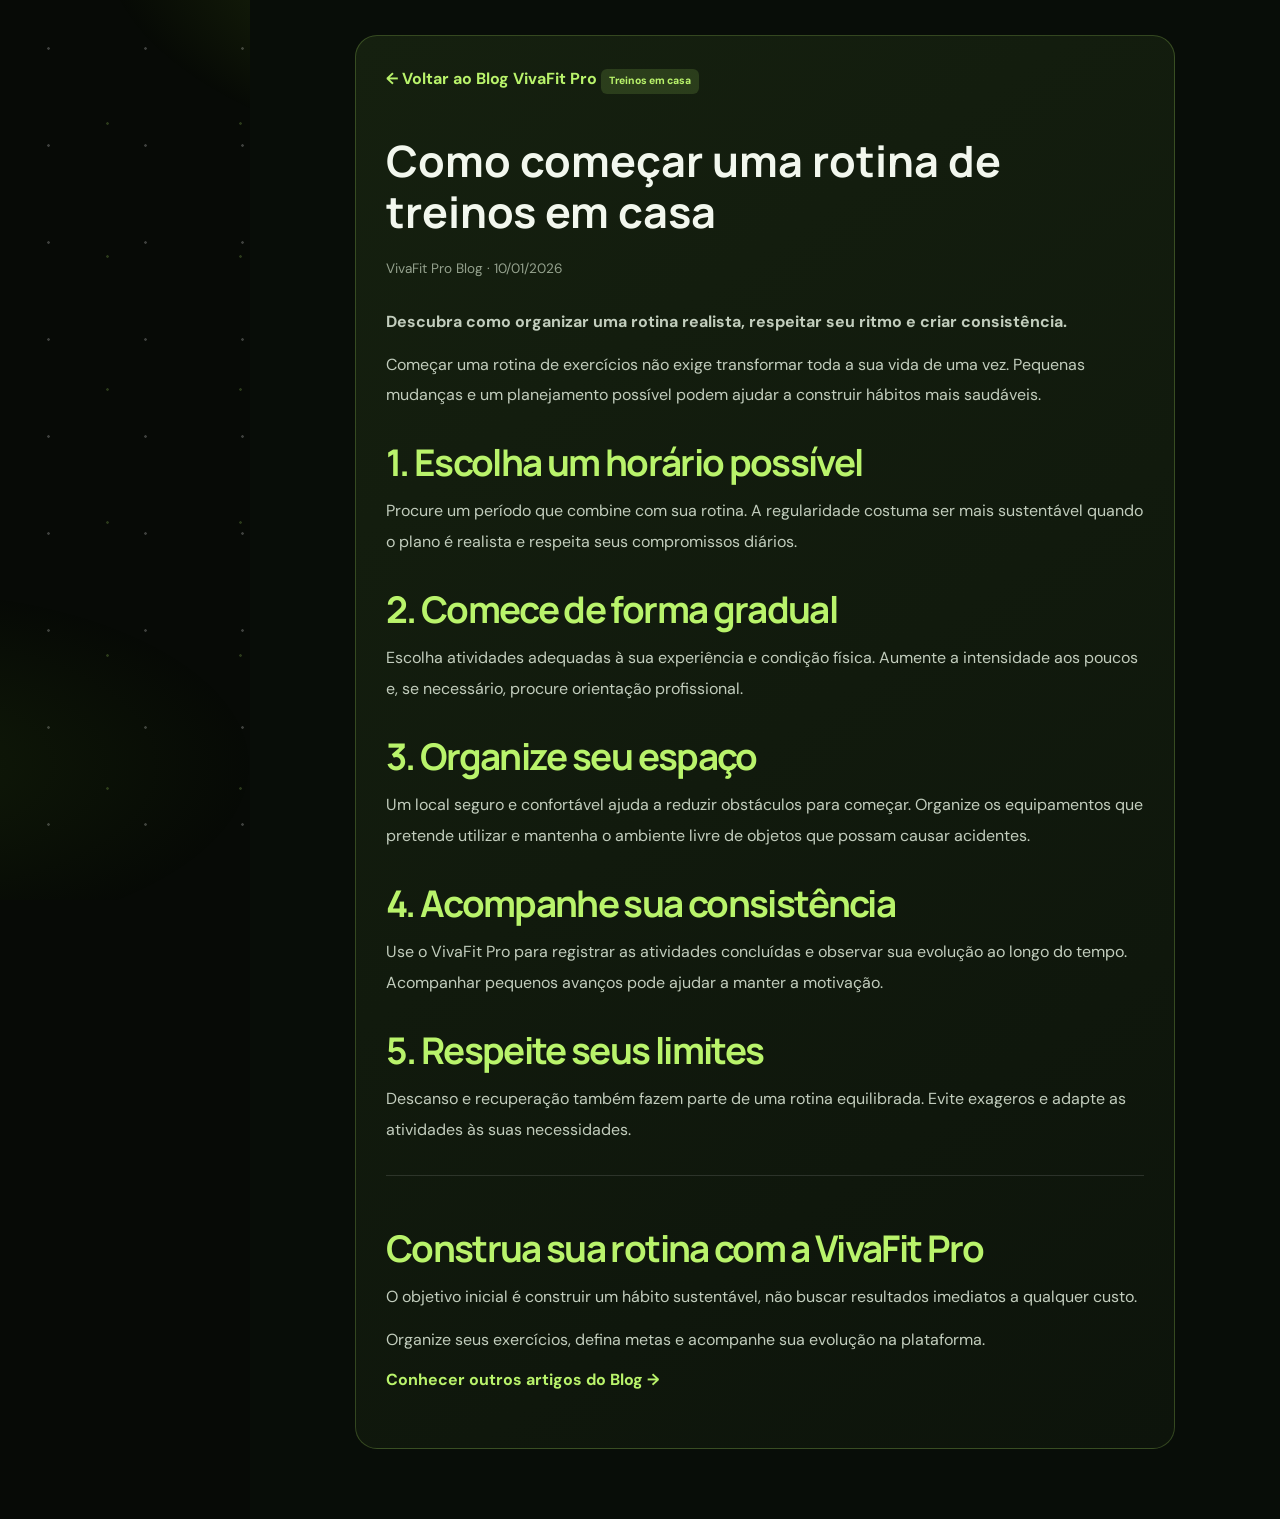
<file: blog-como-comecar-treinos-em-casa.html>
<!DOCTYPE html>
<html lang="pt-BR">
<head>
  <meta charset="UTF-8">
  <meta name="viewport" content="width=device-width, initial-scale=1.0">
  <meta name="theme-color" content="#101510">

  <title>Como começar uma rotina de treinos em casa | VivaFit Pro</title>

  <meta name="description" content="Aprenda como começar uma rotina de treinos em casa, organizar horários, respeitar seus limites e construir hábitos saudáveis com consistência.">

  <meta name="robots" content="index,follow,max-image-preview:large">

  <link rel="canonical" href="https://maiconlucas093-max.github.io/Viva-Fit-PR0/blog-como-comecar-treinos-em-casa.html">
  <link rel="stylesheet" href="style.css">

  <meta property="og:type" content="article">
  <meta property="og:locale" content="pt_BR">
  <meta property="og:site_name" content="VivaFit Pro">
  <meta property="og:title" content="Como começar uma rotina de treinos em casa">
  <meta property="og:description" content="Descubra como organizar uma rotina realista, respeitar seu ritmo e criar consistência.">
  <meta property="og:url" content="https://maiconlucas093-max.github.io/Viva-Fit-PR0/blog-como-comecar-treinos-em-casa.html">
  <meta property="og:image" content="https://maiconlucas093-max.github.io/Viva-Fit-PR0/hero-fitness.jpg">

  <script type="application/ld+json">
  {
    "@context": "https://schema.org",
    "@type": "Article",
    "headline": "Como começar uma rotina de treinos em casa",
    "description": "Descubra como organizar uma rotina realista, respeitar seu ritmo e criar consistência.",
    "datePublished": "2026-01-10",
    "inLanguage": "pt-BR",
    "author": {
      "@type": "Organization",
      "name": "VivaFit Pro"
    },
    "publisher": {
      "@type": "Organization",
      "name": "VivaFit Pro"
    },
    "mainEntityOfPage": {
      "@type": "WebPage",
      "@id": "https://maiconlucas093-max.github.io/Viva-Fit-PR0/blog-como-comecar-treinos-em-casa.html"
    }
  }
  </script>

  <style>
    .seo-article-page {
      min-height: 100vh;
      padding: 35px 16px 70px;
      background: #080d08;
      color: #edf5e9;
    }

    .seo-article {
      max-width: 820px;
      margin: 0 auto;
      padding: 30px;
      background: linear-gradient(145deg, #15200f, #0d140b);
      border: 1px solid rgba(185,243,107,.22);
      border-radius: 22px;
    }

    .seo-article h1 {
      font-size: clamp(1.8rem, 5vw, 2.7rem);
      line-height: 1.2;
      margin: 18px 0;
    }

    .seo-article h2 {
      color: #b9f36b;
      margin: 30px 0 10px;
    }

    .seo-article p {
      color: #c2cdbd;
      line-height: 1.9;
      margin: 12px 0;
    }

    .seo-article .category-tag {
      color: #b9f36b;
    }

    .seo-article .article-date {
      color: #94a18d;
      font-size: .85rem;
      margin-bottom: 25px;
    }

    .seo-back {
      display: inline-block;
      margin-bottom: 25px;
      color: #b9f36b;
      font-weight: 700;
      text-decoration: none;
    }

    .seo-back:hover {
      text-decoration: underline;
    }

    .seo-article .article-end {
      margin-top: 30px;
      padding-top: 20px;
      border-top: 1px solid rgba(255,255,255,.12);
    }

    @media (max-width: 600px) {
      .seo-article {
        padding: 22px 18px;
      }
    }
  </style>
</head>

<body>
  <main class="seo-article-page">
    <article class="seo-article">

      <a class="seo-back" href="index.html#blog">
        ← Voltar ao Blog VivaFit Pro
      </a>

      <span class="category-tag">Treinos em casa</span>

      <h1>Como começar uma rotina de treinos em casa</h1>

      <p class="article-date">
        VivaFit Pro Blog · 10/01/2026
      </p>

      <p>
        <strong>
          Descubra como organizar uma rotina realista, respeitar seu ritmo
          e criar consistência.
        </strong>
      </p>

      <p>
        Começar uma rotina de exercícios não exige transformar toda a sua
        vida de uma vez. Pequenas mudanças e um planejamento possível
        podem ajudar a construir hábitos mais saudáveis.
      </p>

      <h2>1. Escolha um horário possível</h2>

      <p>
        Procure um período que combine com sua rotina. A regularidade
        costuma ser mais sustentável quando o plano é realista e
        respeita seus compromissos diários.
      </p>

      <h2>2. Comece de forma gradual</h2>

      <p>
        Escolha atividades adequadas à sua experiência e condição física.
        Aumente a intensidade aos poucos e, se necessário, procure
        orientação profissional.
      </p>

      <h2>3. Organize seu espaço</h2>

      <p>
        Um local seguro e confortável ajuda a reduzir obstáculos para
        começar. Organize os equipamentos que pretende utilizar e
        mantenha o ambiente livre de objetos que possam causar acidentes.
      </p>

      <h2>4. Acompanhe sua consistência</h2>

      <p>
        Use o VivaFit Pro para registrar as atividades concluídas e
        observar sua evolução ao longo do tempo. Acompanhar pequenos
        avanços pode ajudar a manter a motivação.
      </p>

      <h2>5. Respeite seus limites</h2>

      <p>
        Descanso e recuperação também fazem parte de uma rotina
        equilibrada. Evite exageros e adapte as atividades às suas
        necessidades.
      </p>

      <div class="article-end">
        <h2>Construa sua rotina com a VivaFit Pro</h2>

        <p>
          O objetivo inicial é construir um hábito sustentável,
          não buscar resultados imediatos a qualquer custo.
        </p>

        <p>
          Organize seus exercícios, defina metas e acompanhe sua
          evolução na plataforma.
        </p>

        <a class="seo-back" href="index.html#blog">
          Conhecer outros artigos do Blog →
        </a>
      </div>

    </article>
  </main>
</body>
  </html>
</file>
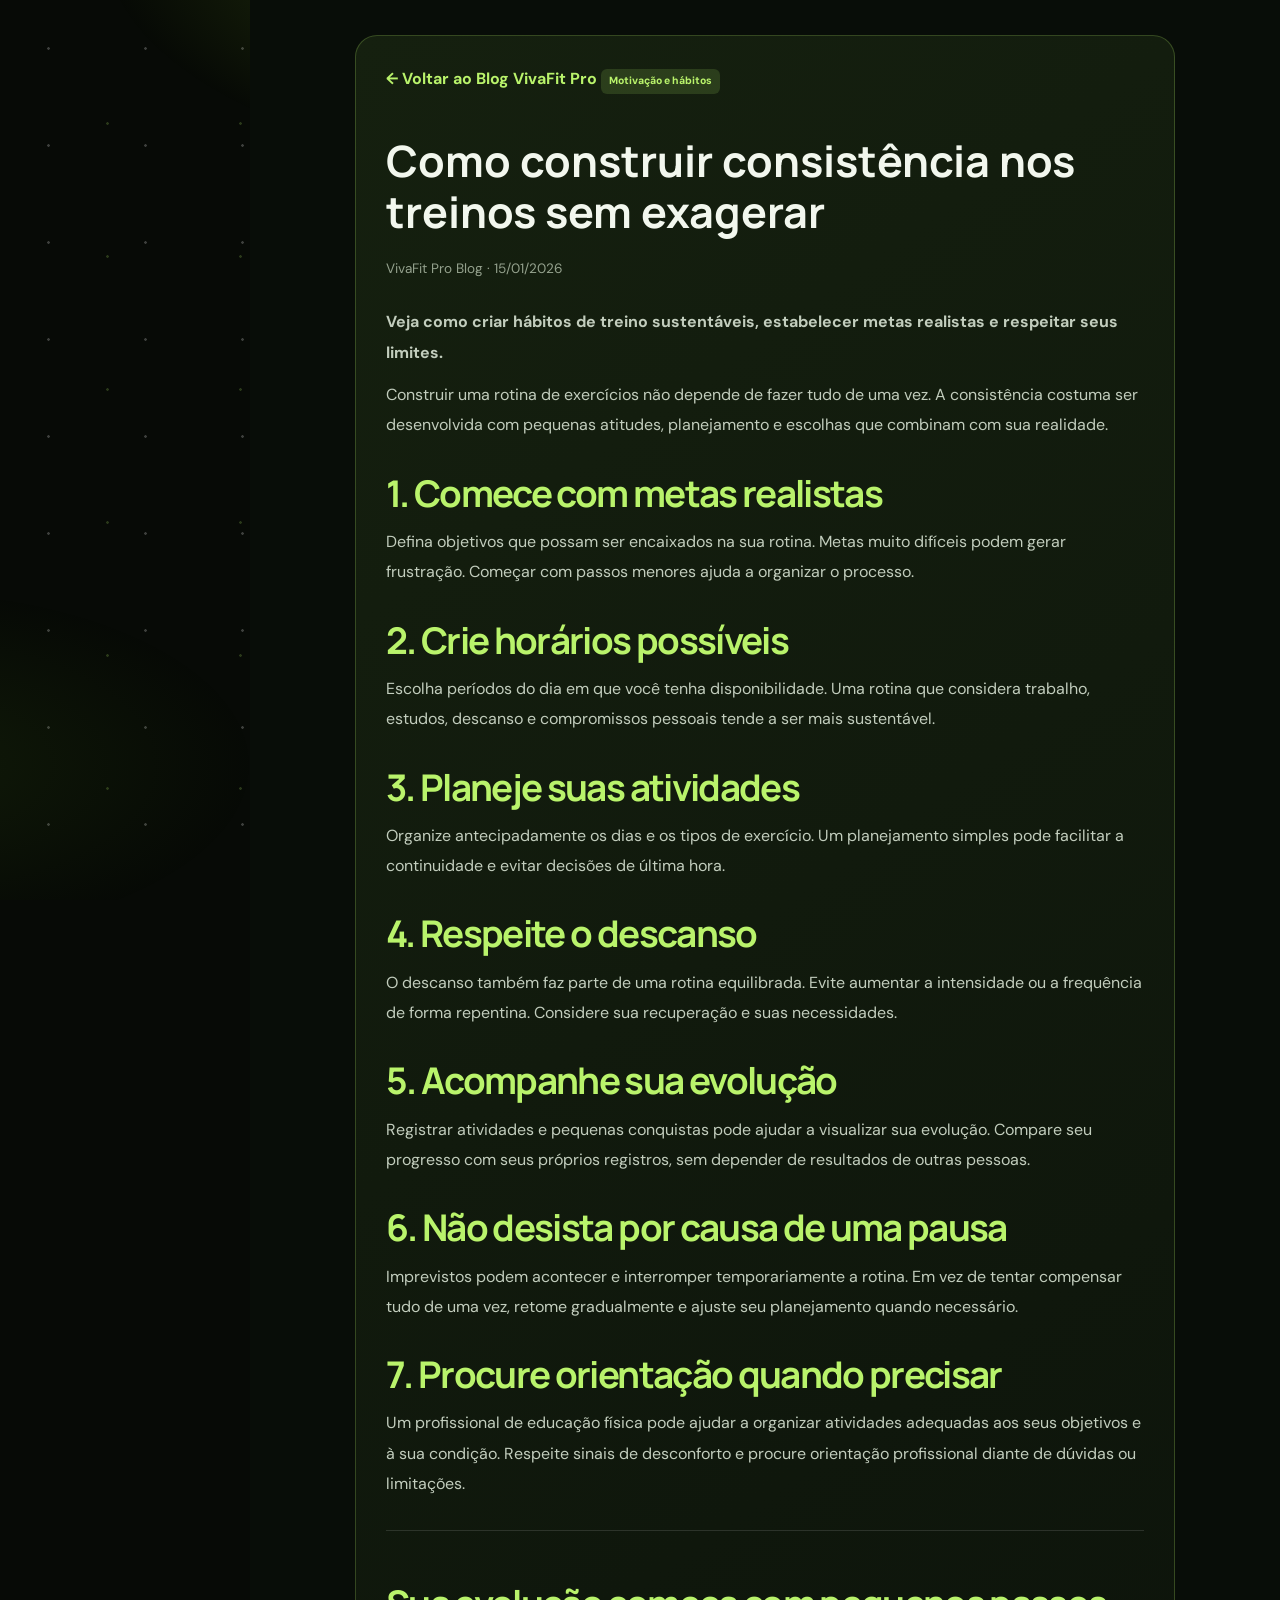
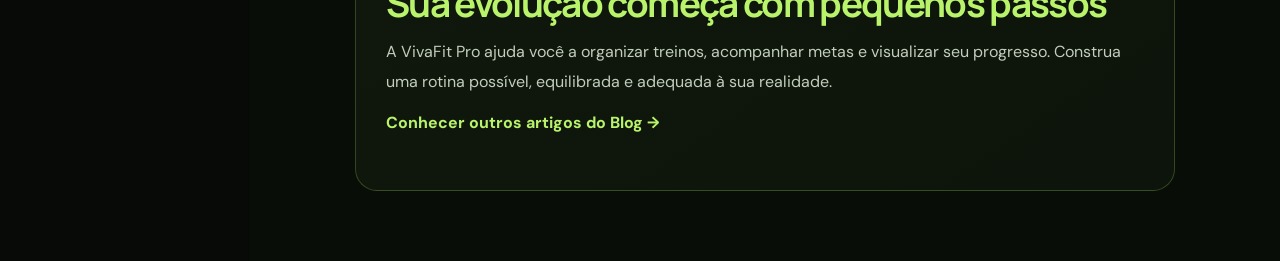
<file: blog-como-construir-consistencia.html>
<!DOCTYPE html>
<html lang="pt-BR">
<head>
  <meta charset="UTF-8">
  <meta name="viewport" content="width=device-width, initial-scale=1.0">
  <meta name="theme-color" content="#101510">

  <title>Como construir consistência nos treinos sem exagerar | VivaFit Pro</title>

  <meta name="description" content="Aprenda a criar uma rotina de exercícios consistente, estabelecer metas realistas, respeitar seus limites e manter hábitos saudáveis ao longo do tempo.">

  <meta name="robots" content="index,follow,max-image-preview:large">

  <link rel="canonical" href="https://maiconlucas093-max.github.io/Viva-Fit-PR0/blog-como-construir-consistencia.html">
  <link rel="stylesheet" href="style.css">

  <meta property="og:type" content="article">
  <meta property="og:locale" content="pt_BR">
  <meta property="og:site_name" content="VivaFit Pro">
  <meta property="og:title" content="Como construir consistência nos treinos sem exagerar">
  <meta property="og:description" content="Veja como criar hábitos de treino sustentáveis, estabelecer metas realistas e respeitar seus limites.">
  <meta property="og:url" content="https://maiconlucas093-max.github.io/Viva-Fit-PR0/blog-como-construir-consistencia.html">
  <meta property="og:image" content="https://maiconlucas093-max.github.io/Viva-Fit-PR0/hero-fitness.jpg">

  <script type="application/ld+json">
  {
    "@context": "https://schema.org",
    "@type": "Article",
    "headline": "Como construir consistência nos treinos sem exagerar",
    "description": "Veja como criar hábitos de treino sustentáveis, estabelecer metas realistas e respeitar seus limites.",
    "datePublished": "2026-01-15",
    "inLanguage": "pt-BR",
    "author": {
      "@type": "Organization",
      "name": "VivaFit Pro"
    },
    "publisher": {
      "@type": "Organization",
      "name": "VivaFit Pro"
    },
    "mainEntityOfPage": {
      "@type": "WebPage",
      "@id": "https://maiconlucas093-max.github.io/Viva-Fit-PR0/blog-como-construir-consistencia.html"
    }
  }
  </script>

  <style>
    .seo-article-page {
      min-height: 100vh;
      padding: 35px 16px 70px;
      background: #080d08;
      color: #edf5e9;
    }

    .seo-article {
      max-width: 820px;
      margin: 0 auto;
      padding: 30px;
      background: linear-gradient(145deg, #15200f, #0d140b);
      border: 1px solid rgba(185,243,107,.22);
      border-radius: 22px;
    }

    .seo-article h1 {
      font-size: clamp(1.8rem, 5vw, 2.7rem);
      line-height: 1.2;
      margin: 18px 0;
    }

    .seo-article h2 {
      color: #b9f36b;
      margin: 30px 0 10px;
    }

    .seo-article p {
      color: #c2cdbd;
      line-height: 1.9;
      margin: 12px 0;
    }

    .seo-article .category-tag {
      color: #b9f36b;
    }

    .seo-article .article-date {
      color: #94a18d;
      font-size: .85rem;
      margin-bottom: 25px;
    }

    .seo-back {
      display: inline-block;
      margin-bottom: 25px;
      color: #b9f36b;
      font-weight: 700;
      text-decoration: none;
    }

    .seo-back:hover {
      text-decoration: underline;
    }

    .seo-article .article-end {
      margin-top: 30px;
      padding-top: 20px;
      border-top: 1px solid rgba(255,255,255,.12);
    }

    @media (max-width: 600px) {
      .seo-article {
        padding: 22px 18px;
      }
    }
  </style>
</head>

<body>
  <main class="seo-article-page">
    <article class="seo-article">

      <a class="seo-back" href="index.html#blog">
        ← Voltar ao Blog VivaFit Pro
      </a>

      <span class="category-tag">Motivação e hábitos</span>

      <h1>Como construir consistência nos treinos sem exagerar</h1>

      <p class="article-date">
        VivaFit Pro Blog · 15/01/2026
      </p>

      <p>
        <strong>
          Veja como criar hábitos de treino sustentáveis,
          estabelecer metas realistas e respeitar seus limites.
        </strong>
      </p>

      <p>
        Construir uma rotina de exercícios não depende de fazer
        tudo de uma vez. A consistência costuma ser desenvolvida
        com pequenas atitudes, planejamento e escolhas que
        combinam com sua realidade.
      </p>

      <h2>1. Comece com metas realistas</h2>

      <p>
        Defina objetivos que possam ser encaixados na sua rotina.
        Metas muito difíceis podem gerar frustração. Começar
        com passos menores ajuda a organizar o processo.
      </p>

      <h2>2. Crie horários possíveis</h2>

      <p>
        Escolha períodos do dia em que você tenha disponibilidade.
        Uma rotina que considera trabalho, estudos, descanso
        e compromissos pessoais tende a ser mais sustentável.
      </p>

      <h2>3. Planeje suas atividades</h2>

      <p>
        Organize antecipadamente os dias e os tipos de exercício.
        Um planejamento simples pode facilitar a continuidade
        e evitar decisões de última hora.
      </p>

      <h2>4. Respeite o descanso</h2>

      <p>
        O descanso também faz parte de uma rotina equilibrada.
        Evite aumentar a intensidade ou a frequência de forma
        repentina. Considere sua recuperação e suas necessidades.
      </p>

      <h2>5. Acompanhe sua evolução</h2>

      <p>
        Registrar atividades e pequenas conquistas pode ajudar
        a visualizar sua evolução. Compare seu progresso com
        seus próprios registros, sem depender de resultados
        de outras pessoas.
      </p>

      <h2>6. Não desista por causa de uma pausa</h2>

      <p>
        Imprevistos podem acontecer e interromper temporariamente
        a rotina. Em vez de tentar compensar tudo de uma vez,
        retome gradualmente e ajuste seu planejamento quando
        necessário.
      </p>

      <h2>7. Procure orientação quando precisar</h2>

      <p>
        Um profissional de educação física pode ajudar a organizar
        atividades adequadas aos seus objetivos e à sua condição.
        Respeite sinais de desconforto e procure orientação
        profissional diante de dúvidas ou limitações.
      </p>

      <div class="article-end">
        <h2>Sua evolução começa com pequenos passos</h2>

        <p>
          A VivaFit Pro ajuda você a organizar treinos, acompanhar
          metas e visualizar seu progresso. Construa uma rotina
          possível, equilibrada e adequada à sua realidade.
        </p>

        <a class="seo-back" href="index.html#blog">
          Conhecer outros artigos do Blog →
        </a>
      </div>

    </article>
  </main>
</body>
  </html>
</file>
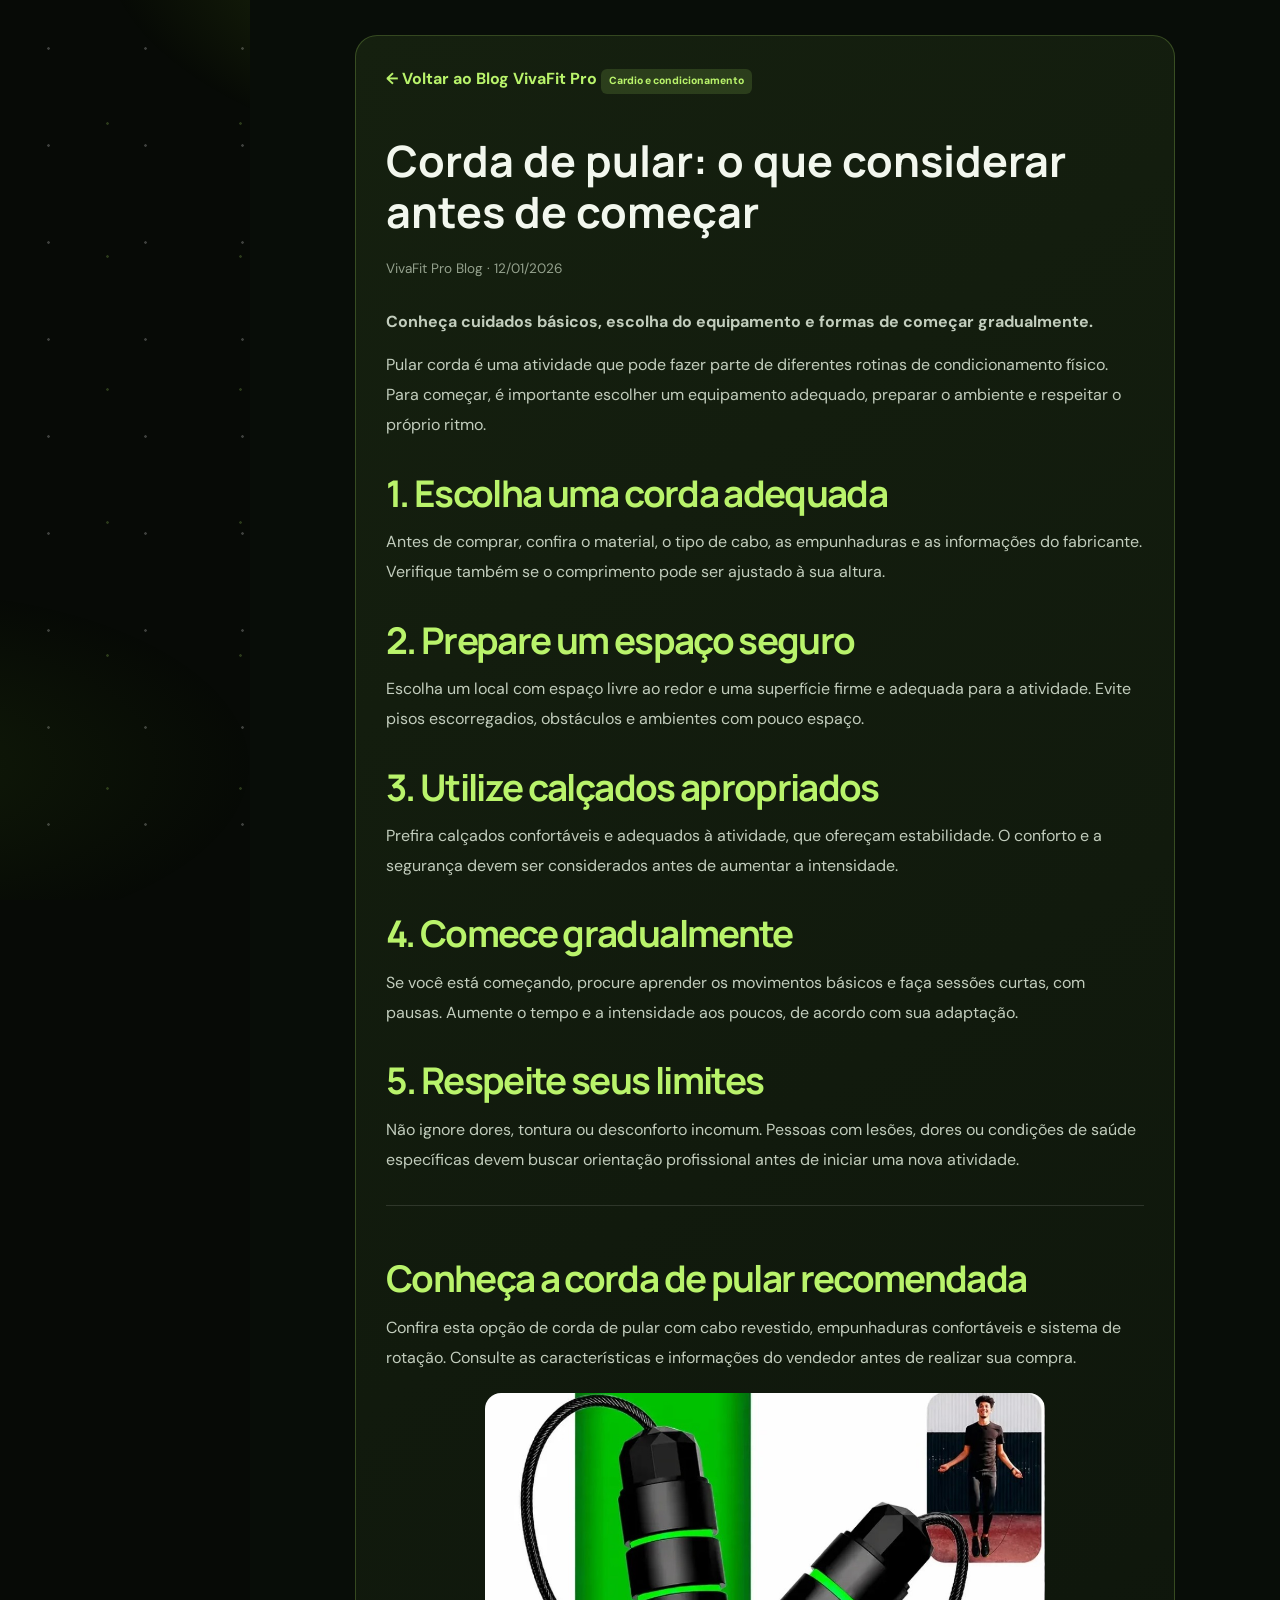
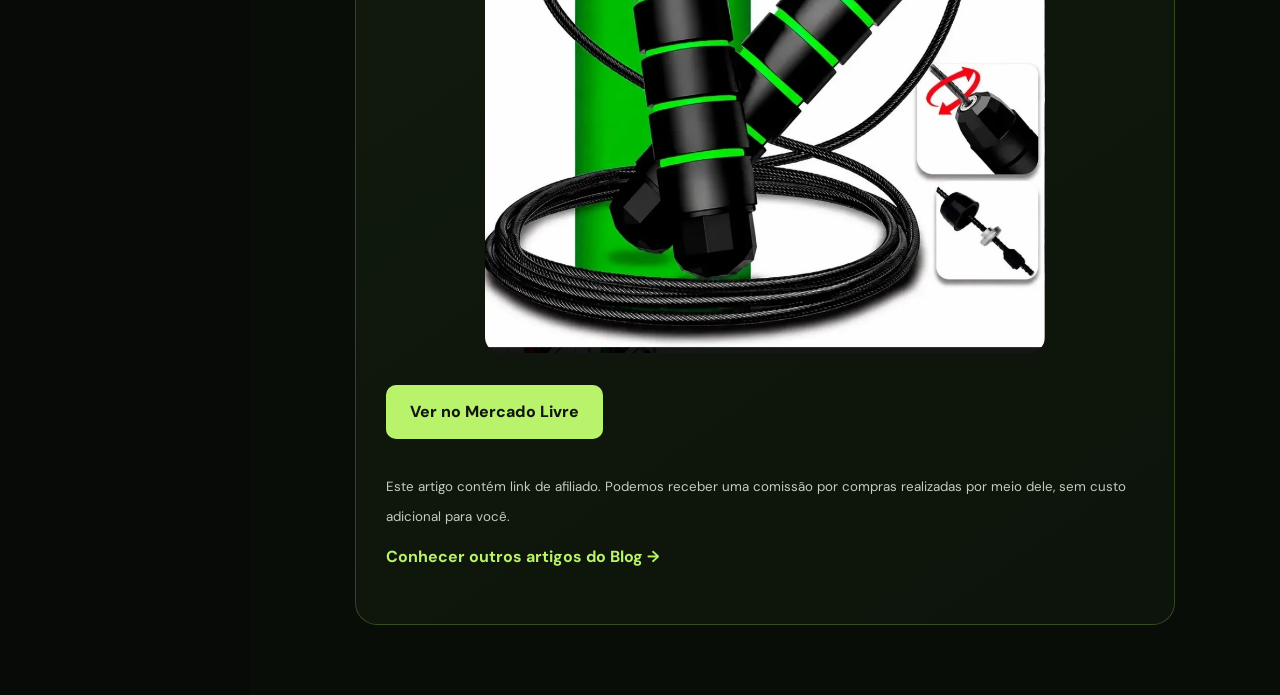
<file: blog-corda-de-pular.html>
<!DOCTYPE html>
<html lang="pt-BR">
<head>
  <meta charset="UTF-8">
  <meta name="viewport" content="width=device-width, initial-scale=1.0">
  <meta name="theme-color" content="#101510">

  <title>Corda de pular: o que considerar antes de começar | VivaFit Pro</title>

  <meta name="description" content="Descubra como escolher uma corda de pular, preparar o espaço e começar a atividade gradualmente, respeitando seus limites e sua segurança.">

  <meta name="robots" content="index,follow,max-image-preview:large">

  <link rel="canonical" href="https://maiconlucas093-max.github.io/Viva-Fit-PR0/blog-corda-de-pular.html">
  <link rel="stylesheet" href="style.css">

  <meta property="og:type" content="article">
  <meta property="og:locale" content="pt_BR">
  <meta property="og:site_name" content="VivaFit Pro">
  <meta property="og:title" content="Corda de pular: o que considerar antes de começar">
  <meta property="og:description" content="Conheça cuidados básicos, escolha do equipamento e formas de começar gradualmente.">
  <meta property="og:url" content="https://maiconlucas093-max.github.io/Viva-Fit-PR0/blog-corda-de-pular.html">
  <meta property="og:image" content="https://maiconlucas093-max.github.io/Viva-Fit-PR0/hero-fitness.jpg">

  <script type="application/ld+json">
  {
    "@context": "https://schema.org",
    "@type": "Article",
    "headline": "Corda de pular: o que considerar antes de começar",
    "description": "Conheça cuidados básicos, escolha do equipamento e formas de começar gradualmente.",
    "datePublished": "2026-01-12",
    "inLanguage": "pt-BR",
    "author": {
      "@type": "Organization",
      "name": "VivaFit Pro"
    },
    "publisher": {
      "@type": "Organization",
      "name": "VivaFit Pro"
    },
    "mainEntityOfPage": {
      "@type": "WebPage",
      "@id": "https://maiconlucas093-max.github.io/Viva-Fit-PR0/blog-corda-de-pular.html"
    }
  }
  </script>

  <style>
    .seo-article-page {
      min-height: 100vh;
      padding: 35px 16px 70px;
      background: #080d08;
      color: #edf5e9;
    }

    .seo-article {
      max-width: 820px;
      margin: 0 auto;
      padding: 30px;
      background: linear-gradient(145deg, #15200f, #0d140b);
      border: 1px solid rgba(185,243,107,.22);
      border-radius: 22px;
    }

    .seo-article h1 {
      font-size: clamp(1.8rem, 5vw, 2.7rem);
      line-height: 1.2;
      margin: 18px 0;
    }

    .seo-article h2 {
      color: #b9f36b;
      margin: 30px 0 10px;
    }

    .seo-article p {
      color: #c2cdbd;
      line-height: 1.9;
      margin: 12px 0;
    }

    .seo-article .category-tag {
      color: #b9f36b;
    }

    .seo-article .article-date {
      color: #94a18d;
      font-size: .85rem;
      margin-bottom: 25px;
    }

    .seo-back {
      display: inline-block;
      margin-bottom: 25px;
      color: #b9f36b;
      font-weight: 700;
      text-decoration: none;
    }

    .seo-back:hover {
      text-decoration: underline;
    }

    .seo-article .article-end {
      margin-top: 30px;
      padding-top: 20px;
      border-top: 1px solid rgba(255,255,255,.12);
    }

    @media (max-width: 600px) {
      .seo-article {
        padding: 22px 18px;
      }
    }
        .rope-product-image {
      display: block;
      width: 100%;
      max-width: 560px;
      height: auto;
      object-fit: contain;
      margin: 20px auto;
      border-radius: 16px;
    }
    
    .rope-product-button {
      display: inline-block;
      padding: 14px 24px;
      background: #b9f36b;
      color: #101510;
      font-weight: 800;
      text-decoration: none;
      border-radius: 10px;
      margin: 12px 0 20px;
    }
    
    .rope-product-button:hover {
      filter: brightness(1.08);
    }
  </style>
</head>

<body>
  <main class="seo-article-page">
    <article class="seo-article">

      <a class="seo-back" href="index.html#blog">
        ← Voltar ao Blog VivaFit Pro
      </a>

      <span class="category-tag">Cardio e condicionamento</span>

      <h1>Corda de pular: o que considerar antes de começar</h1>

      <p class="article-date">
        VivaFit Pro Blog · 12/01/2026
      </p>

      <p>
        <strong>
          Conheça cuidados básicos, escolha do equipamento e formas
          de começar gradualmente.
        </strong>
      </p>

      <p>
        Pular corda é uma atividade que pode fazer parte de diferentes
        rotinas de condicionamento físico. Para começar, é importante
        escolher um equipamento adequado, preparar o ambiente e
        respeitar o próprio ritmo.
      </p>

      <h2>1. Escolha uma corda adequada</h2>

      <p>
        Antes de comprar, confira o material, o tipo de cabo,
        as empunhaduras e as informações do fabricante. Verifique
        também se o comprimento pode ser ajustado à sua altura.
      </p>

      <h2>2. Prepare um espaço seguro</h2>

      <p>
        Escolha um local com espaço livre ao redor e uma superfície
        firme e adequada para a atividade. Evite pisos escorregadios,
        obstáculos e ambientes com pouco espaço.
      </p>

      <h2>3. Utilize calçados apropriados</h2>

      <p>
        Prefira calçados confortáveis e adequados à atividade,
        que ofereçam estabilidade. O conforto e a segurança devem
        ser considerados antes de aumentar a intensidade.
      </p>

      <h2>4. Comece gradualmente</h2>

      <p>
        Se você está começando, procure aprender os movimentos
        básicos e faça sessões curtas, com pausas. Aumente o tempo
        e a intensidade aos poucos, de acordo com sua adaptação.
      </p>

      <h2>5. Respeite seus limites</h2>

      <p>
        Não ignore dores, tontura ou desconforto incomum.
        Pessoas com lesões, dores ou condições de saúde específicas
        devem buscar orientação profissional antes de iniciar
        uma nova atividade.
      </p>

            <div class="article-end">
        <h2>Conheça a corda de pular recomendada</h2>

        <p>
          Confira esta opção de corda de pular com cabo revestido,
          empunhaduras confortáveis e sistema de rotação.
          Consulte as características e informações do vendedor
          antes de realizar sua compra.
        </p>

        <img
          class="rope-product-image"
          src="corda-pular-afiliada.jpg"
          alt="Corda de pular preta com detalhes verdes e cabo revestido"
          loading="lazy"
        >

        <a
          class="rope-product-button"
          href="https://meli.la/1JjB5Nx"
          target="_blank"
          rel="noopener noreferrer sponsored nofollow"
        >
          Ver no Mercado Livre
        </a>

        <p>
          <small>
            Este artigo contém link de afiliado. Podemos receber
            uma comissão por compras realizadas por meio dele,
            sem custo adicional para você.
          </small>
        </p>

        <a class="seo-back" href="index.html#blog">
          Conhecer outros artigos do Blog →
        </a>
      </div>

    </article>
  </main>
</body>
  </html>
</file>
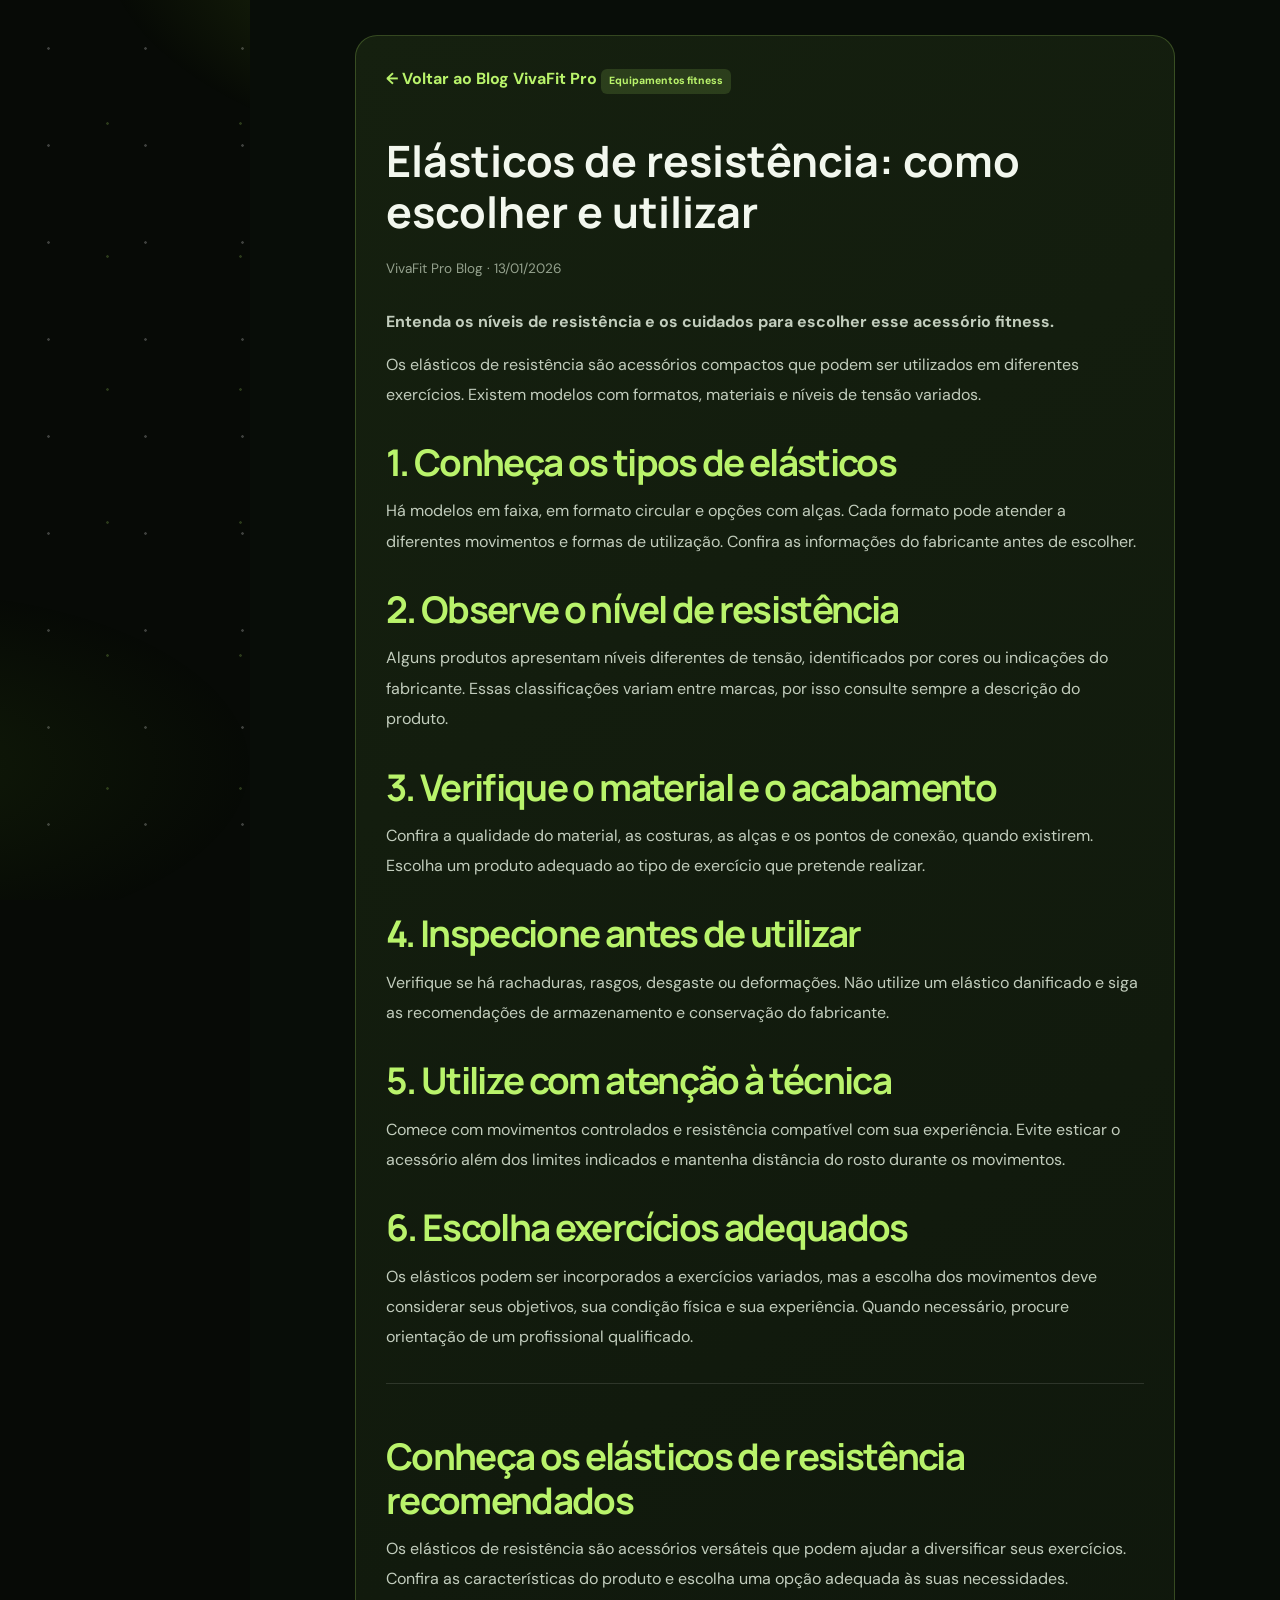
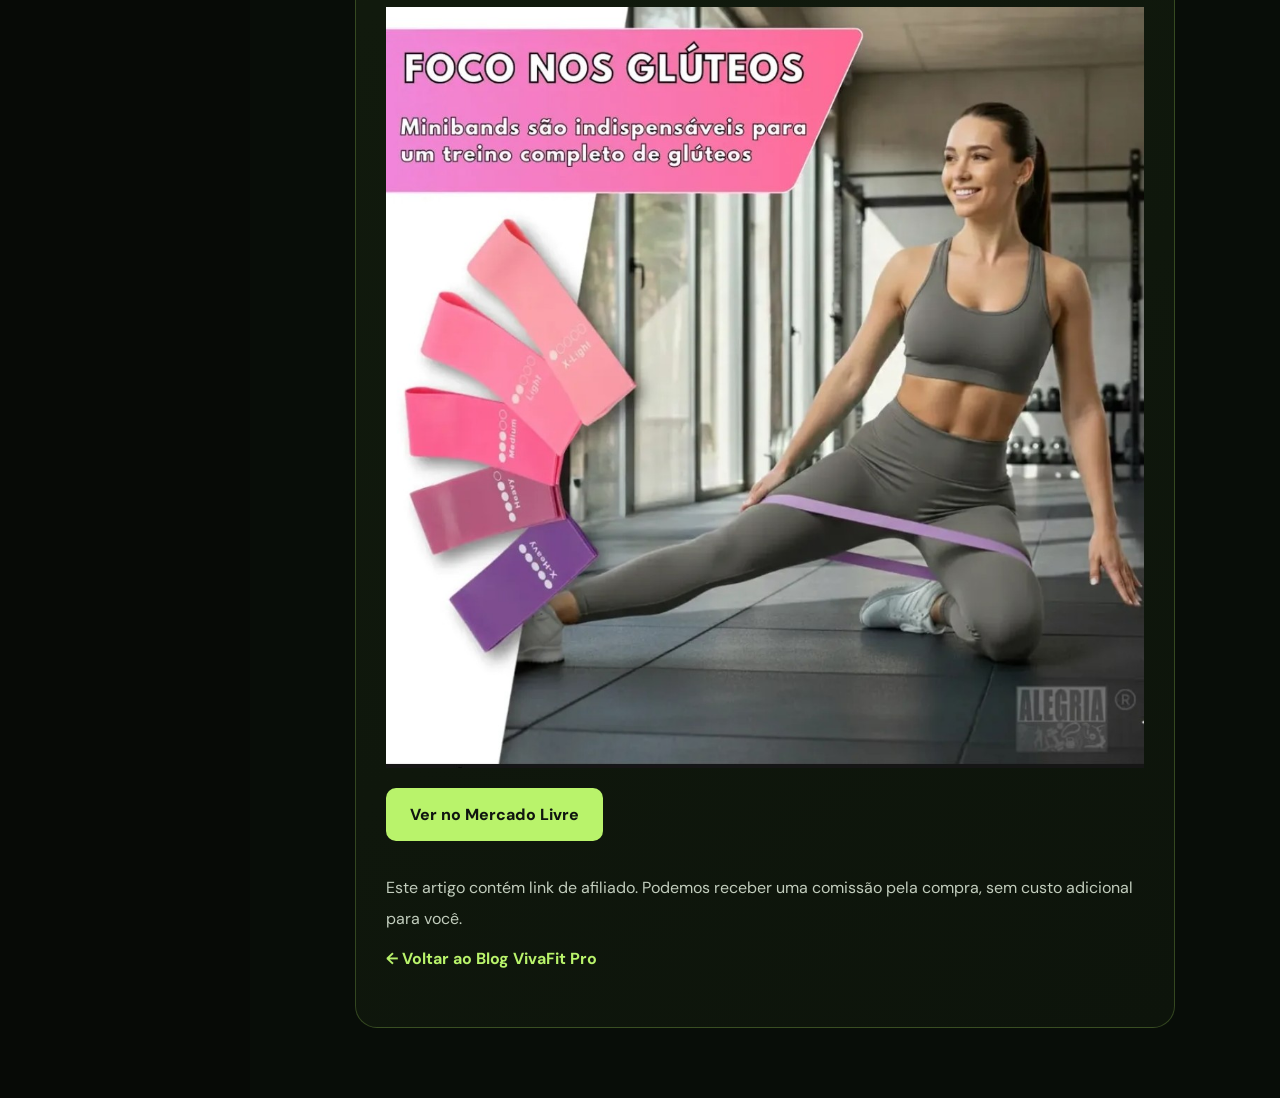
<file: blog-elasticos-de-resistencia.html>
<!DOCTYPE html>
<html lang="pt-BR">
<head>
  <meta charset="UTF-8">
  <meta name="viewport" content="width=device-width, initial-scale=1.0">
  <meta name="theme-color" content="#101510">

  <title>Elásticos de resistência: como escolher e utilizar | VivaFit Pro</title>

  <meta name="description" content="Conheça os elásticos de resistência, entenda os níveis de tensão e veja o que observar antes de escolher e utilizar esse acessório fitness.">

  <meta name="robots" content="index,follow,max-image-preview:large">

  <link rel="canonical" href="https://maiconlucas093-max.github.io/Viva-Fit-PR0/blog-elasticos-de-resistencia.html">
  <link rel="stylesheet" href="style.css">

  <meta property="og:type" content="article">
  <meta property="og:locale" content="pt_BR">
  <meta property="og:site_name" content="VivaFit Pro">
  <meta property="og:title" content="Elásticos de resistência: como escolher e utilizar">
  <meta property="og:description" content="Entenda os níveis de resistência e os cuidados para escolher esse acessório fitness.">
  <meta property="og:url" content="https://maiconlucas093-max.github.io/Viva-Fit-PR0/blog-elasticos-de-resistencia.html">
  <meta property="og:image" content="https://maiconlucas093-max.github.io/Viva-Fit-PR0/hero-fitness.jpg">

  <script type="application/ld+json">
  {
    "@context": "https://schema.org",
    "@type": "Article",
    "headline": "Elásticos de resistência: como escolher e utilizar",
    "description": "Entenda os níveis de resistência e os cuidados para escolher esse acessório fitness.",
    "datePublished": "2026-01-13",
    "inLanguage": "pt-BR",
    "author": {
      "@type": "Organization",
      "name": "VivaFit Pro"
    },
    "publisher": {
      "@type": "Organization",
      "name": "VivaFit Pro"
    },
    "mainEntityOfPage": {
      "@type": "WebPage",
      "@id": "https://maiconlucas093-max.github.io/Viva-Fit-PR0/blog-elasticos-de-resistencia.html"
    }
  }
  </script>

  <style>
    .seo-article-page {
      min-height: 100vh;
      padding: 35px 16px 70px;
      background: #080d08;
      color: #edf5e9;
    }

    .seo-article {
      max-width: 820px;
      margin: 0 auto;
      padding: 30px;
      background: linear-gradient(145deg, #15200f, #0d140b);
      border: 1px solid rgba(185,243,107,.22);
      border-radius: 22px;
    }

    .seo-article h1 {
      font-size: clamp(1.8rem, 5vw, 2.7rem);
      line-height: 1.2;
      margin: 18px 0;
    }

    .seo-article h2 {
      color: #b9f36b;
      margin: 30px 0 10px;
    }

    .seo-article p {
      color: #c2cdbd;
      line-height: 1.9;
      margin: 12px 0;
    }

    .seo-article .category-tag {
      color: #b9f36b;
    }

    .seo-article .article-date {
      color: #94a18d;
      font-size: .85rem;
      margin-bottom: 25px;
    }

    .seo-back {
      display: inline-block;
      margin-bottom: 25px;
      color: #b9f36b;
      font-weight: 700;
      text-decoration: none;
    }

    .seo-back:hover {
      text-decoration: underline;
    }

    .seo-article .article-end {
      margin-top: 30px;
      padding-top: 20px;
      border-top: 1px solid rgba(255,255,255,.12);
    }

    @media (max-width: 600px) {
      .seo-article {
        padding: 22px 18px;
      }
    }
        .rope-product-button {
      display: inline-block;
      padding: 14px 24px;
      background: #b9f36b;
      color: #101510;
      font-weight: 800;
      text-decoration: none;
      border-radius: 10px;
      margin: 12px 0 20px;
    }
    
    .rope-product-button:hover {
      filter: brightness(1.08);
    }
  </style>
</head>

<body>
  <main class="seo-article-page">
    <article class="seo-article">

      <a class="seo-back" href="index.html#blog">
        ← Voltar ao Blog VivaFit Pro
      </a>

      <span class="category-tag">Equipamentos fitness</span>

      <h1>Elásticos de resistência: como escolher e utilizar</h1>

      <p class="article-date">
        VivaFit Pro Blog · 13/01/2026
      </p>

      <p>
        <strong>
          Entenda os níveis de resistência e os cuidados para escolher
          esse acessório fitness.
        </strong>
      </p>

      <p>
        Os elásticos de resistência são acessórios compactos que podem
        ser utilizados em diferentes exercícios. Existem modelos com
        formatos, materiais e níveis de tensão variados.
      </p>

      <h2>1. Conheça os tipos de elásticos</h2>

      <p>
        Há modelos em faixa, em formato circular e opções com alças.
        Cada formato pode atender a diferentes movimentos e formas
        de utilização. Confira as informações do fabricante antes
        de escolher.
      </p>

      <h2>2. Observe o nível de resistência</h2>

      <p>
        Alguns produtos apresentam níveis diferentes de tensão,
        identificados por cores ou indicações do fabricante.
        Essas classificações variam entre marcas, por isso consulte
        sempre a descrição do produto.
      </p>

      <h2>3. Verifique o material e o acabamento</h2>

      <p>
        Confira a qualidade do material, as costuras, as alças
        e os pontos de conexão, quando existirem. Escolha um produto
        adequado ao tipo de exercício que pretende realizar.
      </p>

      <h2>4. Inspecione antes de utilizar</h2>

      <p>
        Verifique se há rachaduras, rasgos, desgaste ou deformações.
        Não utilize um elástico danificado e siga as recomendações
        de armazenamento e conservação do fabricante.
      </p>

      <h2>5. Utilize com atenção à técnica</h2>

      <p>
        Comece com movimentos controlados e resistência compatível
        com sua experiência. Evite esticar o acessório além dos
        limites indicados e mantenha distância do rosto durante
        os movimentos.
      </p>

      <h2>6. Escolha exercícios adequados</h2>

      <p>
        Os elásticos podem ser incorporados a exercícios variados,
        mas a escolha dos movimentos deve considerar seus objetivos,
        sua condição física e sua experiência. Quando necessário,
        procure orientação de um profissional qualificado.
      </p>

      
<div class="article-end">
  <h2>Conheça os elásticos de resistência recomendados</h2>

  <p>
    Os elásticos de resistência são acessórios versáteis
    que podem ajudar a diversificar seus exercícios.
    Confira as características do produto e escolha
    uma opção adequada às suas necessidades.
  </p>

  <img
    class="rope-product-image"
    src="elasticos-resistencia-afiliado.jpg"
    alt="Elásticos de resistência para exercícios"
    loading="lazy"
  >

    <a
    class="rope-product-button"
    href="https://meli.la/1jhD3Hk"
    target="_blank"
    rel="noopener noreferrer sponsored nofollow"
  >
    Ver no Mercado Livre
  </a>

  <p class="affiliate-disclosure">
    Este artigo contém link de afiliado. Podemos receber
    uma comissão pela compra, sem custo adicional para você.
  </p>

  <a class="seo-back" href="index.html#blog">
    ← Voltar ao Blog VivaFit Pro
  </a>
</div>


        

    </article>
  </main>
</body>
  </html>
</file>
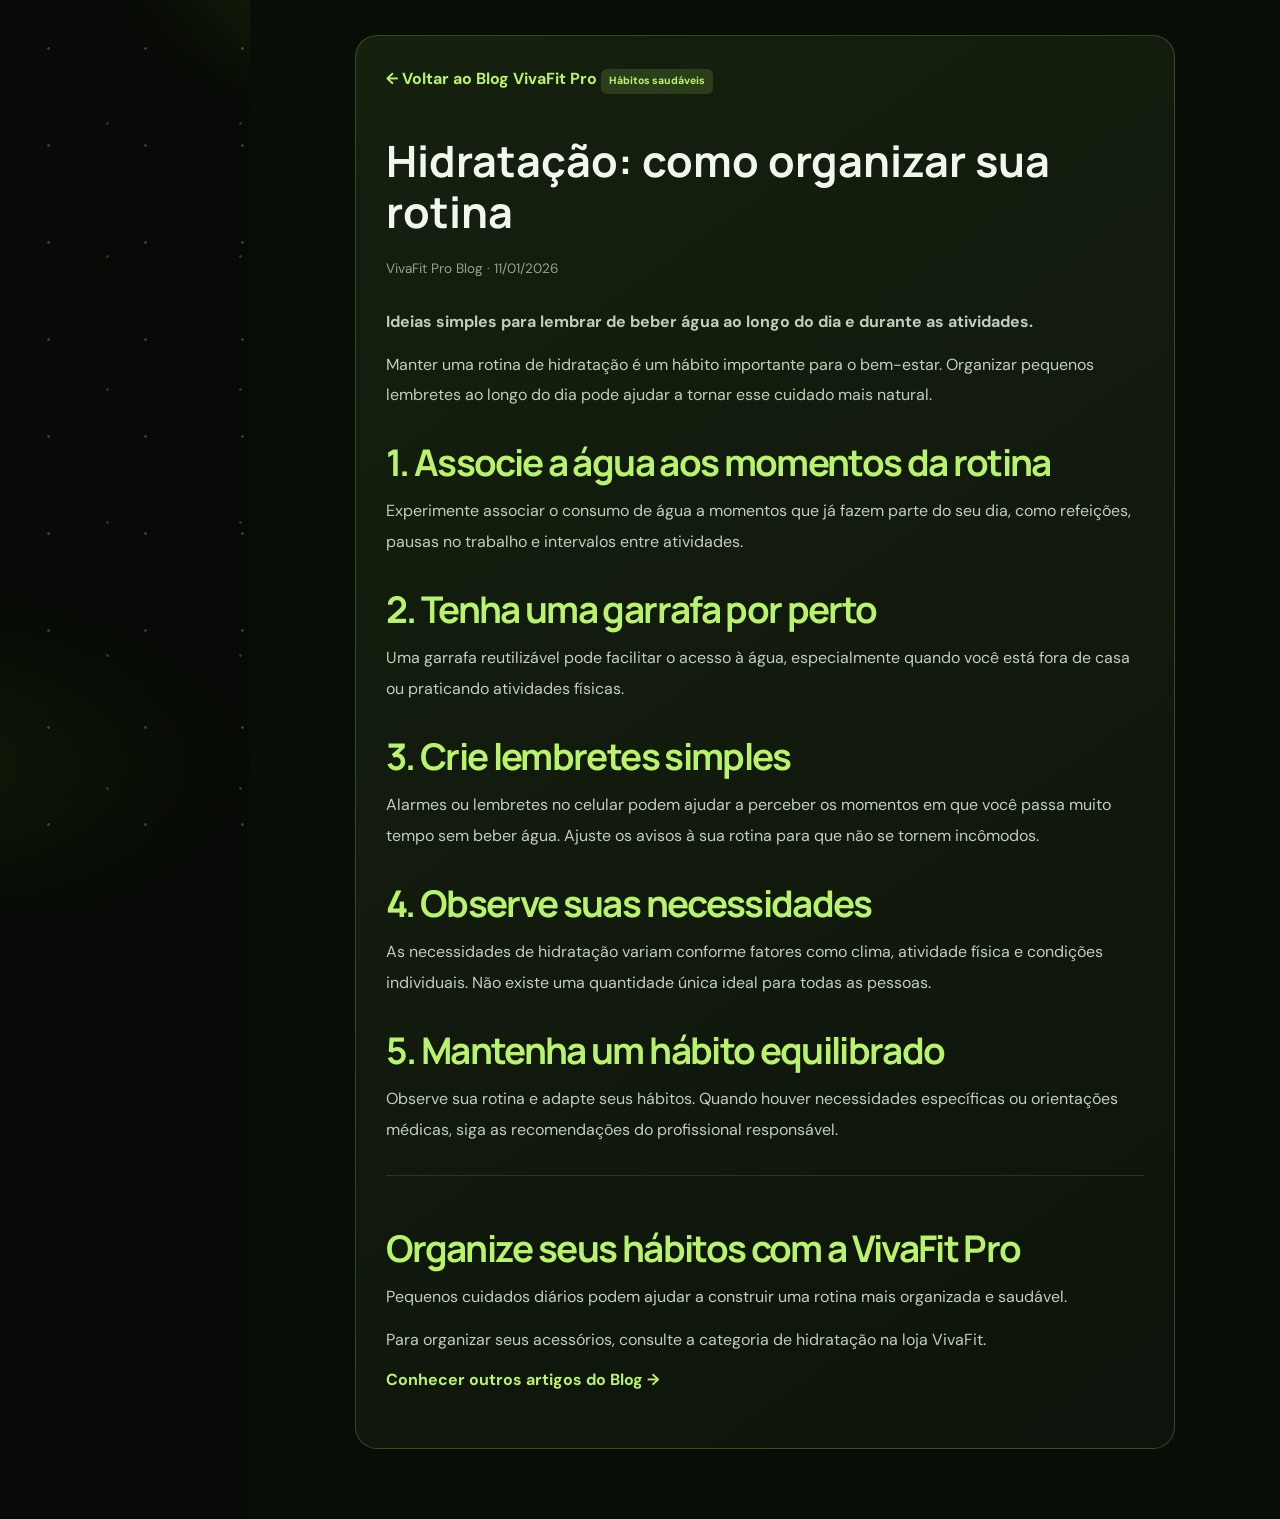
<file: blog-rotina-de-hidratacao.html>
<!DOCTYPE html>
<html lang="pt-BR">
<head>
  <meta charset="UTF-8">
  <meta name="viewport" content="width=device-width, initial-scale=1.0">
  <meta name="theme-color" content="#101510">

  <title>Hidratação: como organizar sua rotina | VivaFit Pro</title>

  <meta name="description" content="Descubra como organizar sua hidratação ao longo do dia, criar lembretes e manter hábitos saudáveis durante sua rotina de atividades físicas.">

  <meta name="robots" content="index,follow,max-image-preview:large">

  <link rel="canonical" href="https://maiconlucas093-max.github.io/Viva-Fit-PR0/blog-rotina-de-hidratacao.html">
  <link rel="stylesheet" href="style.css">

  <meta property="og:type" content="article">
  <meta property="og:locale" content="pt_BR">
  <meta property="og:site_name" content="VivaFit Pro">
  <meta property="og:title" content="Hidratação: como organizar sua rotina">
  <meta property="og:description" content="Ideias simples para lembrar de beber água ao longo do dia e durante as atividades.">
  <meta property="og:url" content="https://maiconlucas093-max.github.io/Viva-Fit-PR0/blog-rotina-de-hidratacao.html">
  <meta property="og:image" content="https://maiconlucas093-max.github.io/Viva-Fit-PR0/hero-fitness.jpg">

  <script type="application/ld+json">
  {
    "@context": "https://schema.org",
    "@type": "Article",
    "headline": "Hidratação: como organizar sua rotina",
    "description": "Ideias simples para lembrar de beber água ao longo do dia e durante as atividades.",
    "datePublished": "2026-01-11",
    "inLanguage": "pt-BR",
    "author": {
      "@type": "Organization",
      "name": "VivaFit Pro"
    },
    "publisher": {
      "@type": "Organization",
      "name": "VivaFit Pro"
    },
    "mainEntityOfPage": {
      "@type": "WebPage",
      "@id": "https://maiconlucas093-max.github.io/Viva-Fit-PR0/blog-rotina-de-hidratacao.html"
    }
  }
  </script>

  <style>
    .seo-article-page {
      min-height: 100vh;
      padding: 35px 16px 70px;
      background: #080d08;
      color: #edf5e9;
    }

    .seo-article {
      max-width: 820px;
      margin: 0 auto;
      padding: 30px;
      background: linear-gradient(145deg, #15200f, #0d140b);
      border: 1px solid rgba(185,243,107,.22);
      border-radius: 22px;
    }

    .seo-article h1 {
      font-size: clamp(1.8rem, 5vw, 2.7rem);
      line-height: 1.2;
      margin: 18px 0;
    }

    .seo-article h2 {
      color: #b9f36b;
      margin: 30px 0 10px;
    }

    .seo-article p {
      color: #c2cdbd;
      line-height: 1.9;
      margin: 12px 0;
    }

    .seo-article .category-tag {
      color: #b9f36b;
    }

    .seo-article .article-date {
      color: #94a18d;
      font-size: .85rem;
      margin-bottom: 25px;
    }

    .seo-back {
      display: inline-block;
      margin-bottom: 25px;
      color: #b9f36b;
      font-weight: 700;
      text-decoration: none;
    }

    .seo-back:hover {
      text-decoration: underline;
    }

    .seo-article .article-end {
      margin-top: 30px;
      padding-top: 20px;
      border-top: 1px solid rgba(255,255,255,.12);
    }

    @media (max-width: 600px) {
      .seo-article {
        padding: 22px 18px;
      }
    }
  </style>
</head>

<body>
  <main class="seo-article-page">
    <article class="seo-article">

      <a class="seo-back" href="index.html#blog">
        ← Voltar ao Blog VivaFit Pro
      </a>

      <span class="category-tag">Hábitos saudáveis</span>

      <h1>Hidratação: como organizar sua rotina</h1>

      <p class="article-date">
        VivaFit Pro Blog · 11/01/2026
      </p>

      <p>
        <strong>
          Ideias simples para lembrar de beber água ao longo do dia
          e durante as atividades.
        </strong>
      </p>

      <p>
        Manter uma rotina de hidratação é um hábito importante para
        o bem-estar. Organizar pequenos lembretes ao longo do dia
        pode ajudar a tornar esse cuidado mais natural.
      </p>

      <h2>1. Associe a água aos momentos da rotina</h2>

      <p>
        Experimente associar o consumo de água a momentos que já fazem
        parte do seu dia, como refeições, pausas no trabalho e intervalos
        entre atividades.
      </p>

      <h2>2. Tenha uma garrafa por perto</h2>

      <p>
        Uma garrafa reutilizável pode facilitar o acesso à água,
        especialmente quando você está fora de casa ou praticando
        atividades físicas.
      </p>

      <h2>3. Crie lembretes simples</h2>

      <p>
        Alarmes ou lembretes no celular podem ajudar a perceber os
        momentos em que você passa muito tempo sem beber água.
        Ajuste os avisos à sua rotina para que não se tornem incômodos.
      </p>

      <h2>4. Observe suas necessidades</h2>

      <p>
        As necessidades de hidratação variam conforme fatores como
        clima, atividade física e condições individuais. Não existe
        uma quantidade única ideal para todas as pessoas.
      </p>

      <h2>5. Mantenha um hábito equilibrado</h2>

      <p>
        Observe sua rotina e adapte seus hábitos. Quando houver
        necessidades específicas ou orientações médicas, siga
        as recomendações do profissional responsável.
      </p>

      <div class="article-end">
        <h2>Organize seus hábitos com a VivaFit Pro</h2>

        <p>
          Pequenos cuidados diários podem ajudar a construir uma
          rotina mais organizada e saudável.
        </p>

        <p>
          Para organizar seus acessórios, consulte a categoria
          de hidratação na loja VivaFit.
        </p>

        <a class="seo-back" href="index.html#blog">
          Conhecer outros artigos do Blog →
        </a>
      </div>

    </article>
  </main>
</body>
  </html>
</file>
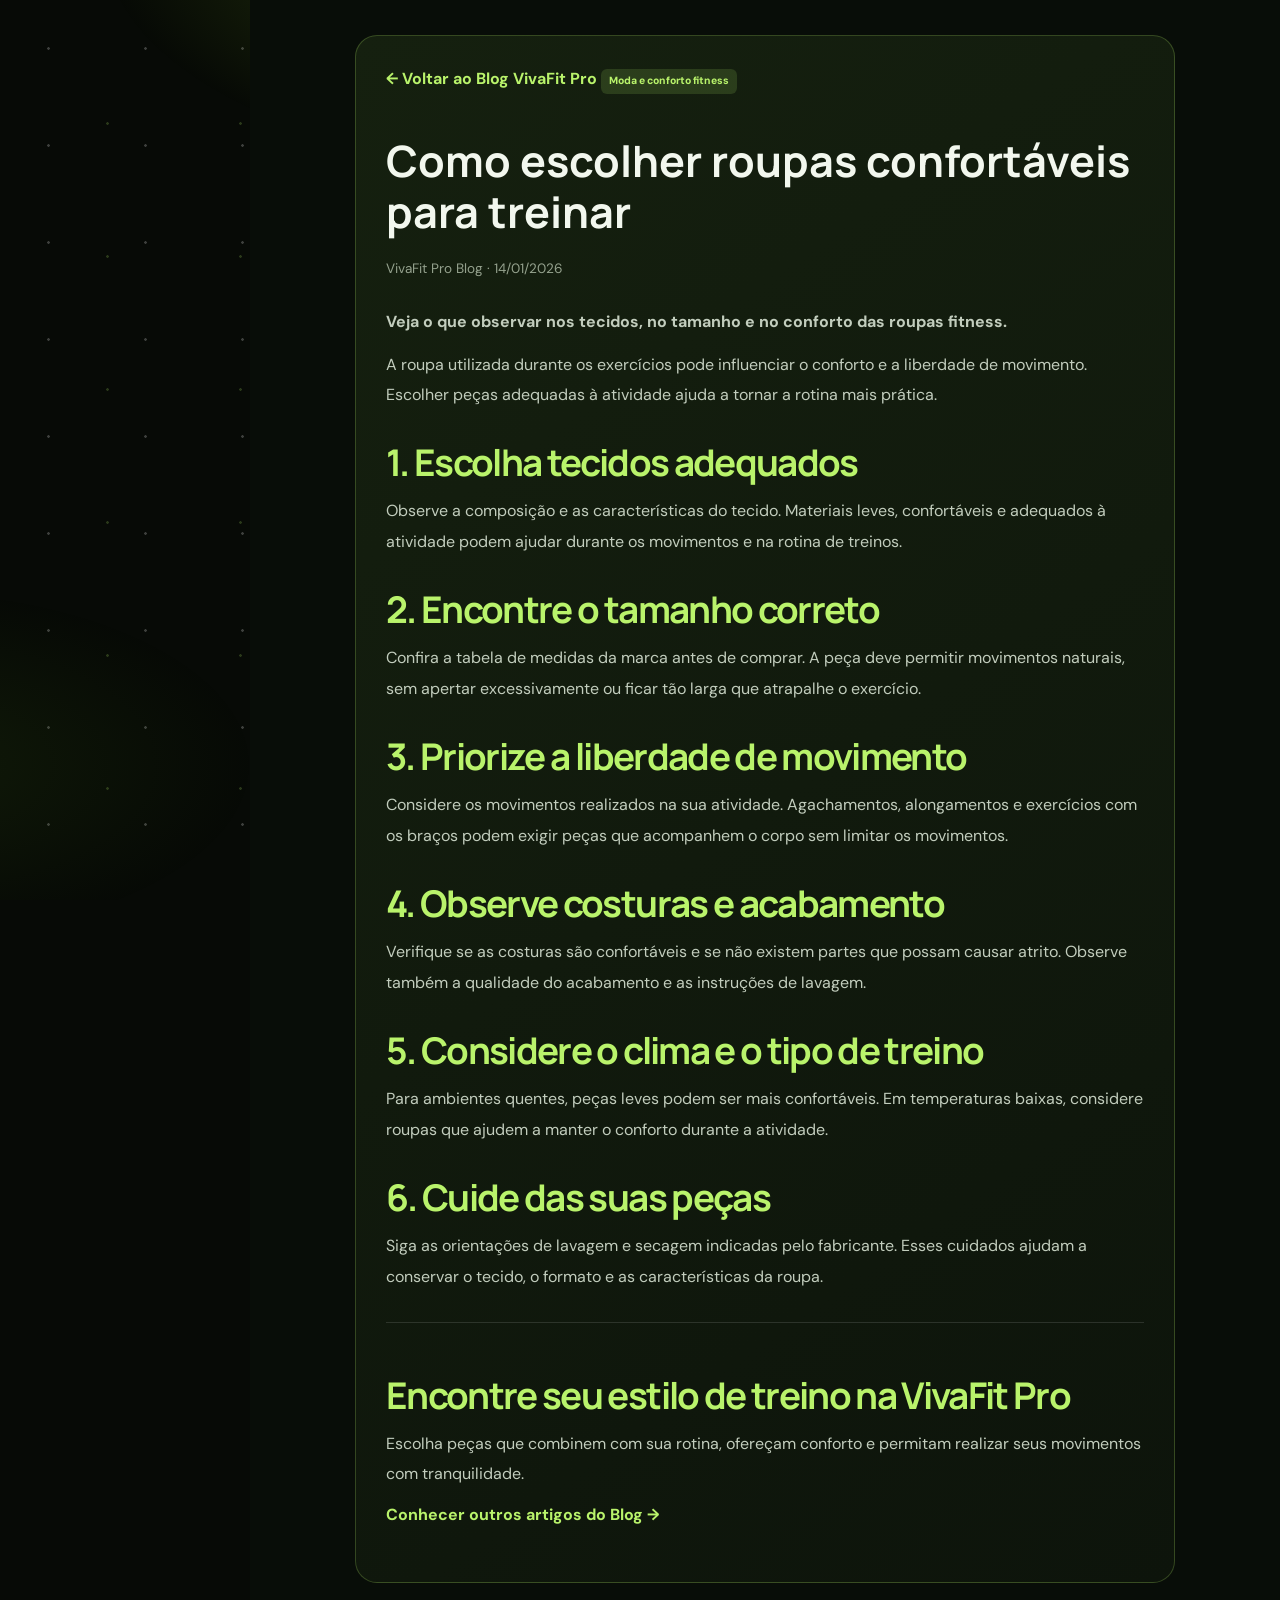
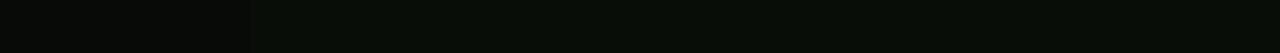
<file: blog-roupas-confortaveis-para-treinar.html>
<!DOCTYPE html>
<html lang="pt-BR">
<head>
  <meta charset="UTF-8">
  <meta name="viewport" content="width=device-width, initial-scale=1.0">
  <meta name="theme-color" content="#101510">

  <title>Como escolher roupas confortáveis para treinar | VivaFit Pro</title>

  <meta name="description" content="Descubra como escolher roupas fitness confortáveis, observar os tecidos, encontrar o tamanho adequado e ter mais liberdade durante os exercícios.">

  <meta name="robots" content="index,follow,max-image-preview:large">

  <link rel="canonical" href="https://maiconlucas093-max.github.io/Viva-Fit-PR0/blog-roupas-confortaveis-para-treinar.html">
  <link rel="stylesheet" href="style.css">

  <meta property="og:type" content="article">
  <meta property="og:locale" content="pt_BR">
  <meta property="og:site_name" content="VivaFit Pro">
  <meta property="og:title" content="Como escolher roupas confortáveis para treinar">
  <meta property="og:description" content="Veja o que observar nos tecidos, no tamanho e no conforto das roupas fitness.">
  <meta property="og:url" content="https://maiconlucas093-max.github.io/Viva-Fit-PR0/blog-roupas-confortaveis-para-treinar.html">
  <meta property="og:image" content="https://maiconlucas093-max.github.io/Viva-Fit-PR0/hero-fitness.jpg">

  <script type="application/ld+json">
  {
    "@context": "https://schema.org",
    "@type": "Article",
    "headline": "Como escolher roupas confortáveis para treinar",
    "description": "Veja o que observar nos tecidos, no tamanho e no conforto das roupas fitness.",
    "datePublished": "2026-01-14",
    "inLanguage": "pt-BR",
    "author": {
      "@type": "Organization",
      "name": "VivaFit Pro"
    },
    "publisher": {
      "@type": "Organization",
      "name": "VivaFit Pro"
    },
    "mainEntityOfPage": {
      "@type": "WebPage",
      "@id": "https://maiconlucas093-max.github.io/Viva-Fit-PR0/blog-roupas-confortaveis-para-treinar.html"
    }
  }
  </script>

  <style>
    .seo-article-page {
      min-height: 100vh;
      padding: 35px 16px 70px;
      background: #080d08;
      color: #edf5e9;
    }

    .seo-article {
      max-width: 820px;
      margin: 0 auto;
      padding: 30px;
      background: linear-gradient(145deg, #15200f, #0d140b);
      border: 1px solid rgba(185,243,107,.22);
      border-radius: 22px;
    }

    .seo-article h1 {
      font-size: clamp(1.8rem, 5vw, 2.7rem);
      line-height: 1.2;
      margin: 18px 0;
    }

    .seo-article h2 {
      color: #b9f36b;
      margin: 30px 0 10px;
    }

    .seo-article p {
      color: #c2cdbd;
      line-height: 1.9;
      margin: 12px 0;
    }

    .seo-article .category-tag {
      color: #b9f36b;
    }

    .seo-article .article-date {
      color: #94a18d;
      font-size: .85rem;
      margin-bottom: 25px;
    }

    .seo-back {
      display: inline-block;
      margin-bottom: 25px;
      color: #b9f36b;
      font-weight: 700;
      text-decoration: none;
    }

    .seo-back:hover {
      text-decoration: underline;
    }

    .seo-article .article-end {
      margin-top: 30px;
      padding-top: 20px;
      border-top: 1px solid rgba(255,255,255,.12);
    }

    @media (max-width: 600px) {
      .seo-article {
        padding: 22px 18px;
      }
    }
  </style>
</head>

<body>
  <main class="seo-article-page">
    <article class="seo-article">

      <a class="seo-back" href="index.html#blog">
        ← Voltar ao Blog VivaFit Pro
      </a>

      <span class="category-tag">Moda e conforto fitness</span>

      <h1>Como escolher roupas confortáveis para treinar</h1>

      <p class="article-date">
        VivaFit Pro Blog · 14/01/2026
      </p>

      <p>
        <strong>
          Veja o que observar nos tecidos, no tamanho e no conforto
          das roupas fitness.
        </strong>
      </p>

      <p>
        A roupa utilizada durante os exercícios pode influenciar
        o conforto e a liberdade de movimento. Escolher peças
        adequadas à atividade ajuda a tornar a rotina mais prática.
      </p>

      <h2>1. Escolha tecidos adequados</h2>

      <p>
        Observe a composição e as características do tecido.
        Materiais leves, confortáveis e adequados à atividade
        podem ajudar durante os movimentos e na rotina de treinos.
      </p>

      <h2>2. Encontre o tamanho correto</h2>

      <p>
        Confira a tabela de medidas da marca antes de comprar.
        A peça deve permitir movimentos naturais, sem apertar
        excessivamente ou ficar tão larga que atrapalhe o exercício.
      </p>

      <h2>3. Priorize a liberdade de movimento</h2>

      <p>
        Considere os movimentos realizados na sua atividade.
        Agachamentos, alongamentos e exercícios com os braços
        podem exigir peças que acompanhem o corpo sem limitar
        os movimentos.
      </p>

      <h2>4. Observe costuras e acabamento</h2>

      <p>
        Verifique se as costuras são confortáveis e se não existem
        partes que possam causar atrito. Observe também a qualidade
        do acabamento e as instruções de lavagem.
      </p>

      <h2>5. Considere o clima e o tipo de treino</h2>

      <p>
        Para ambientes quentes, peças leves podem ser mais confortáveis.
        Em temperaturas baixas, considere roupas que ajudem a manter
        o conforto durante a atividade.
      </p>

      <h2>6. Cuide das suas peças</h2>

      <p>
        Siga as orientações de lavagem e secagem indicadas pelo
        fabricante. Esses cuidados ajudam a conservar o tecido,
        o formato e as características da roupa.
      </p>

      <div class="article-end">
        <h2>Encontre seu estilo de treino na VivaFit Pro</h2>

        <p>
          Escolha peças que combinem com sua rotina, ofereçam
          conforto e permitam realizar seus movimentos com
          tranquilidade.
        </p>

        <a class="seo-back" href="index.html#blog">
          Conhecer outros artigos do Blog →
        </a>
      </div>

    </article>
  </main>
</body>
        </html>
</file>
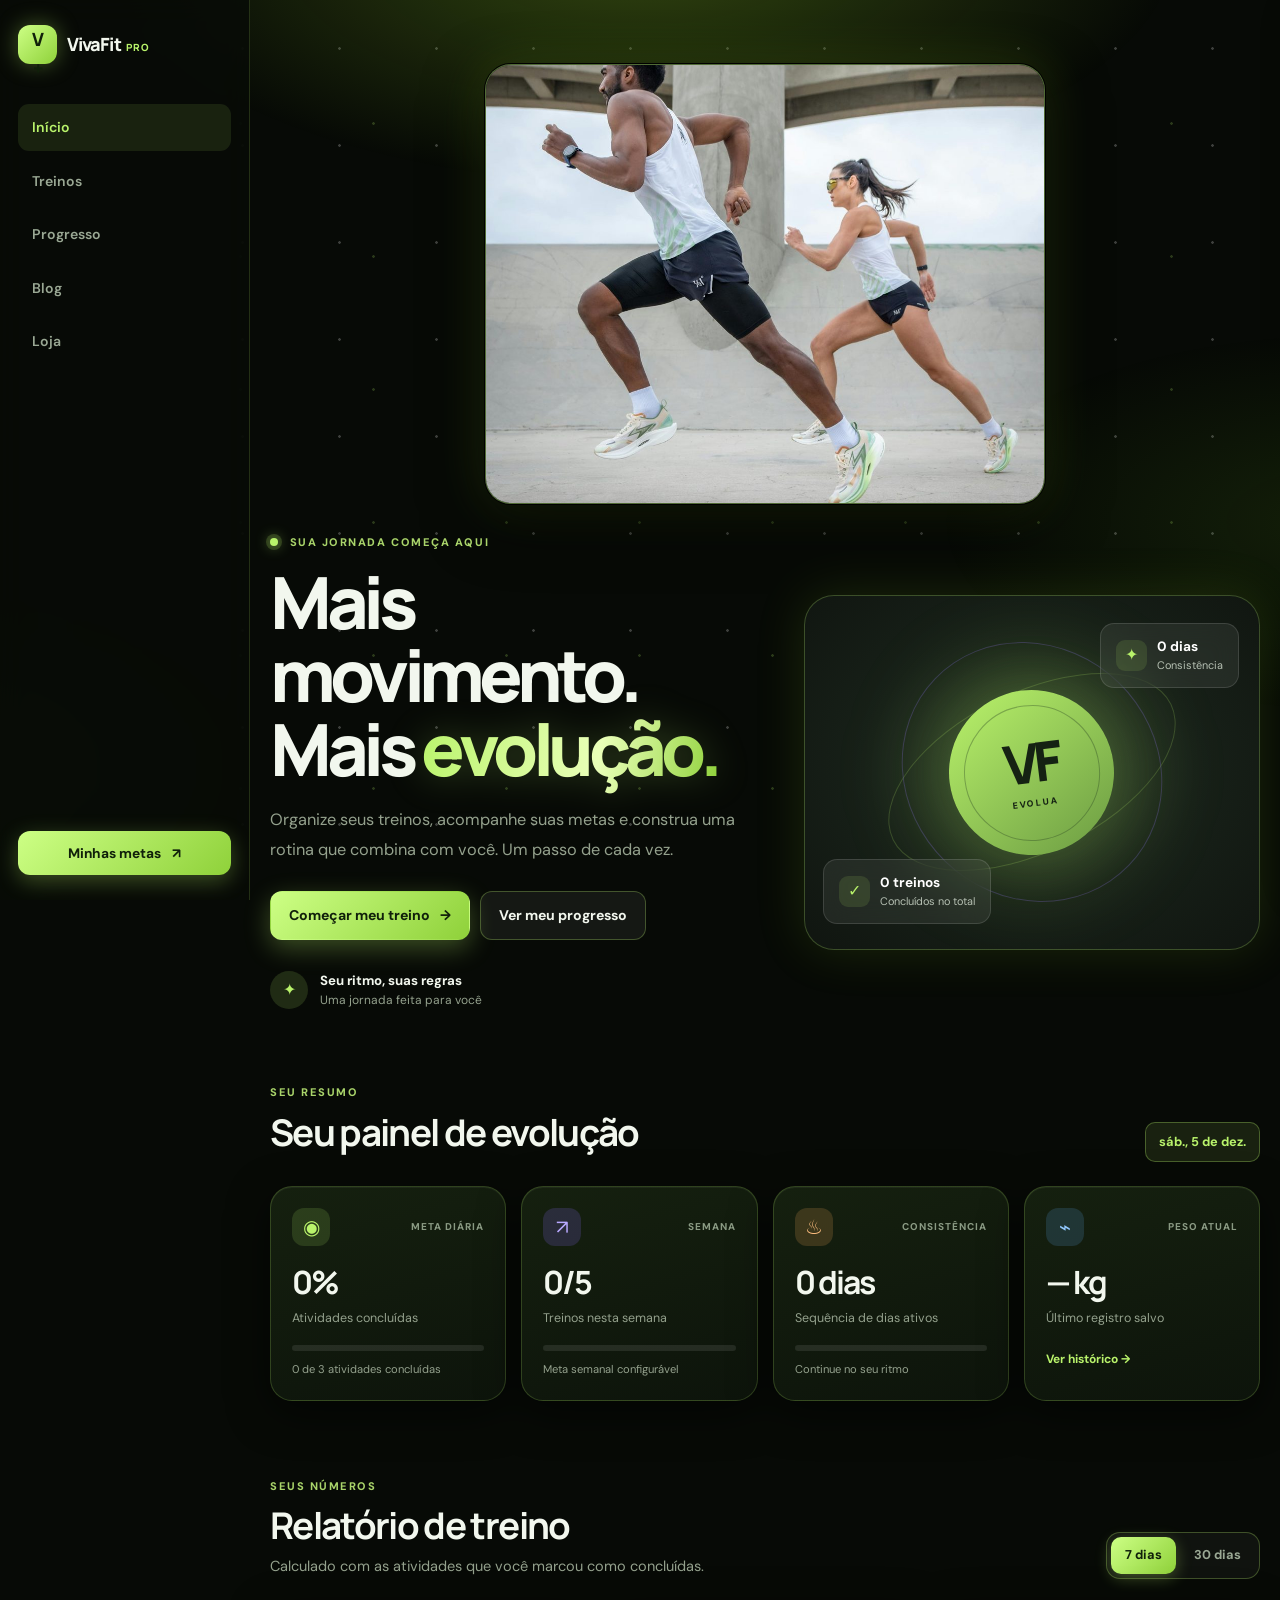
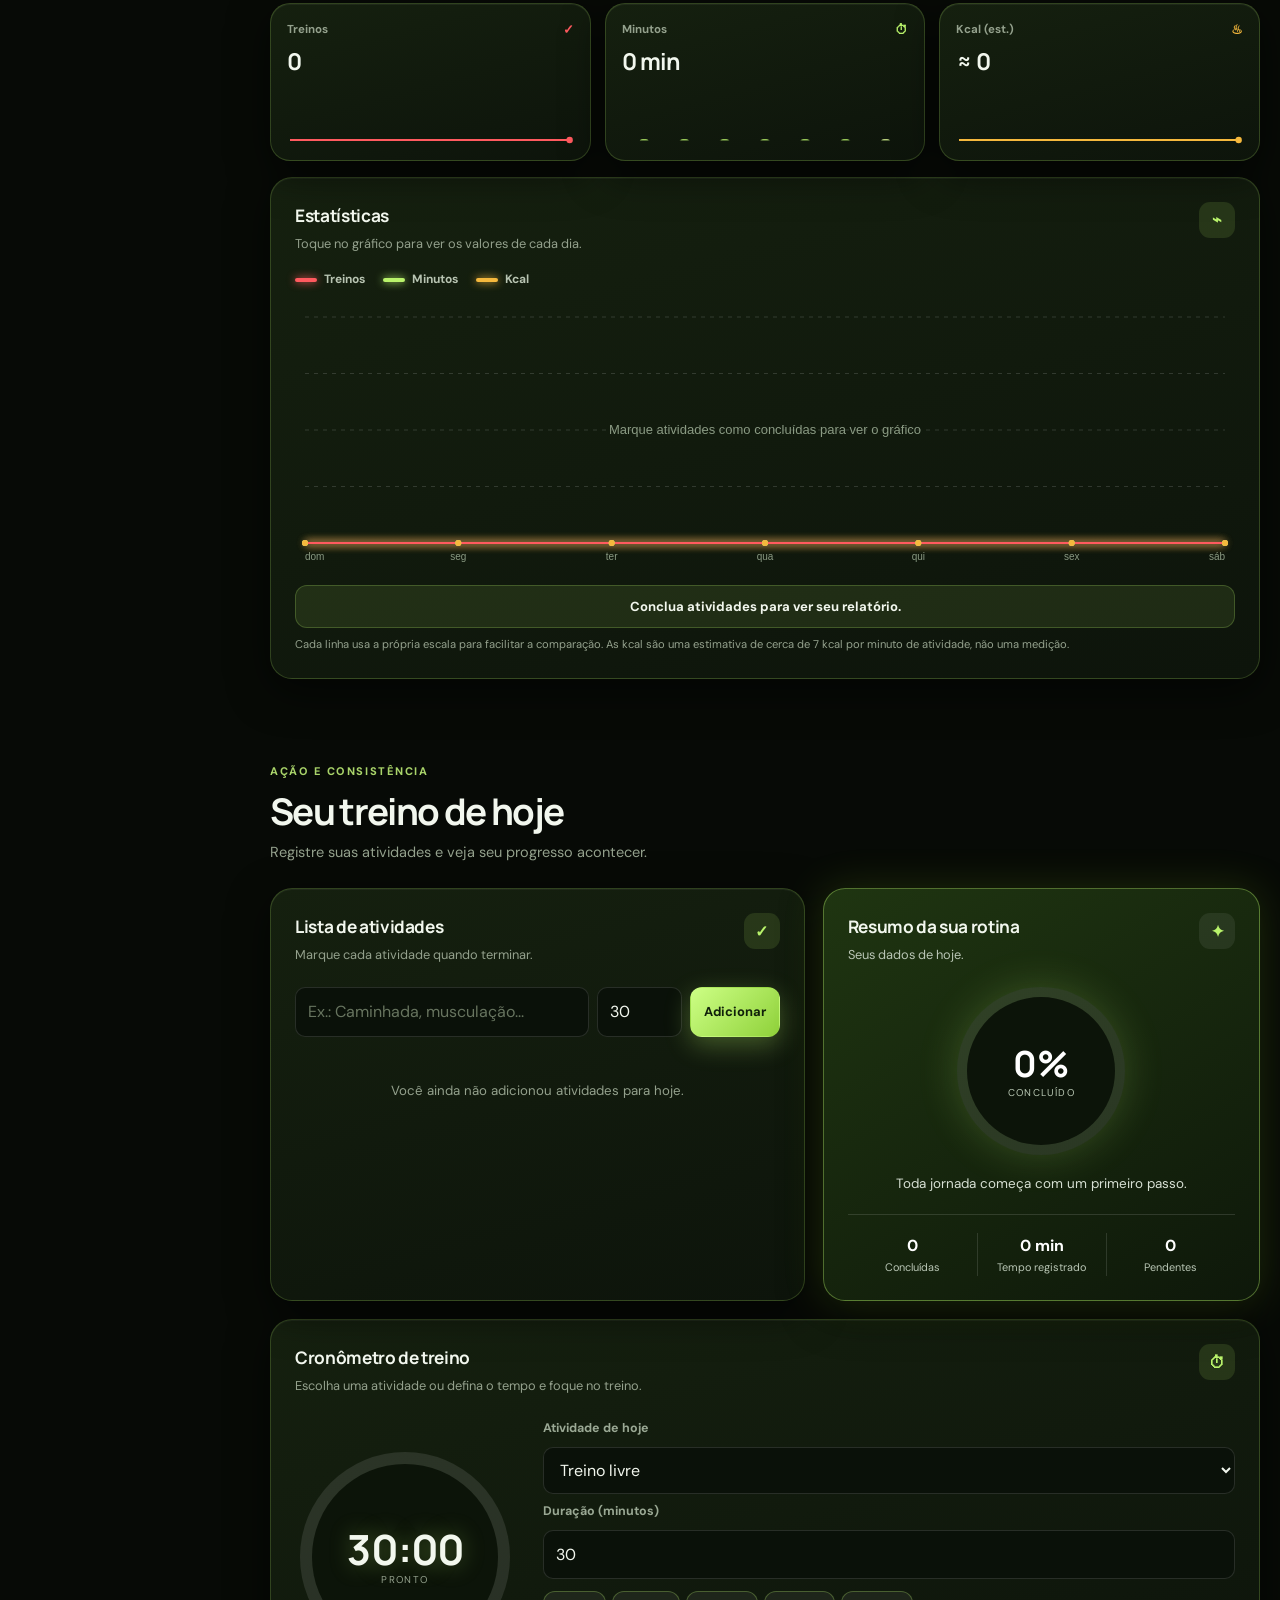
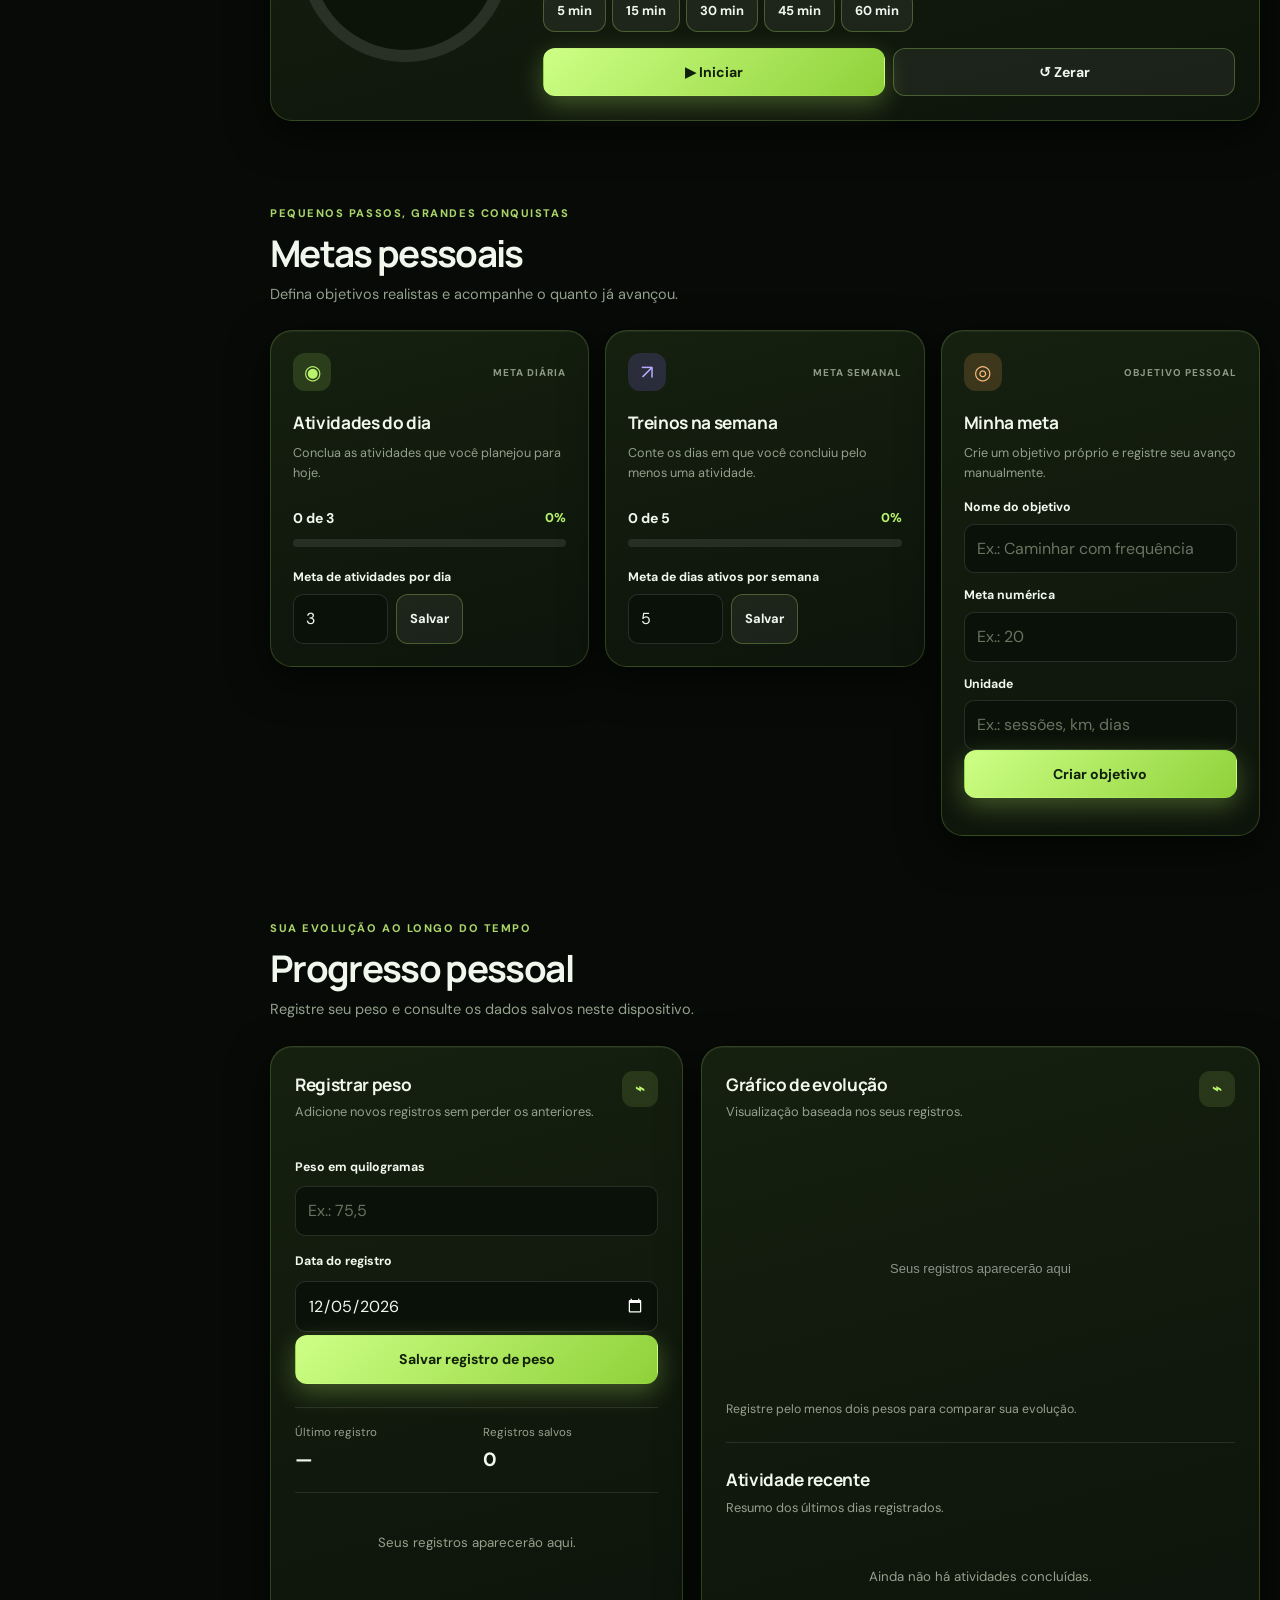
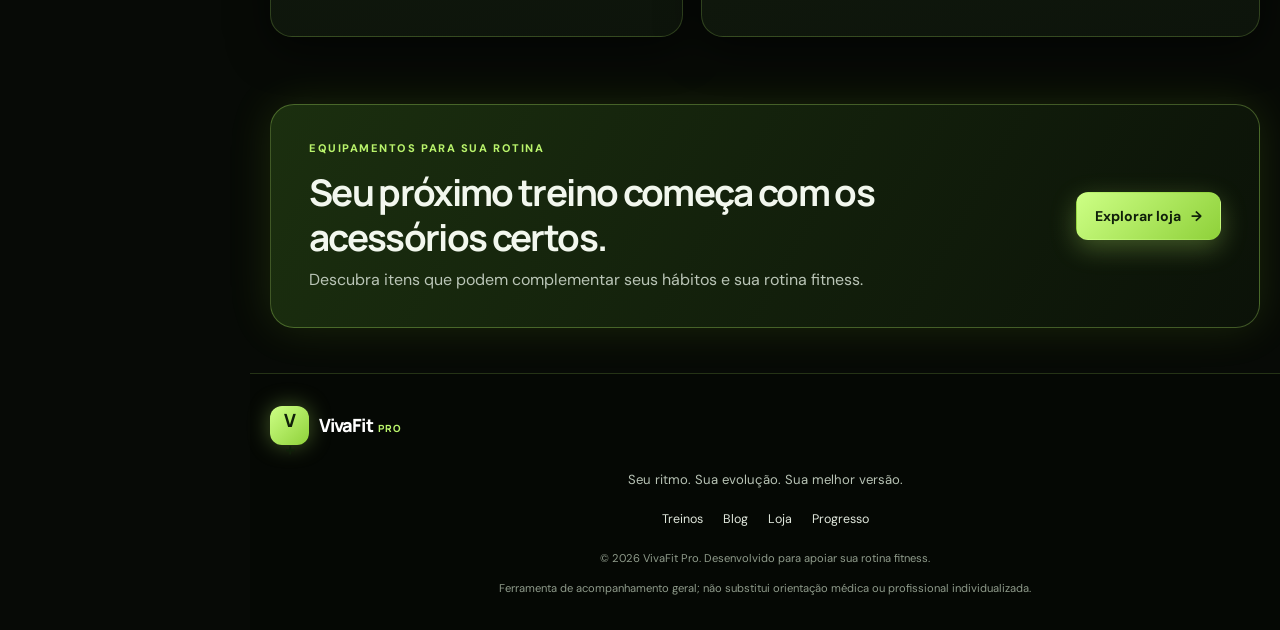
<file: index-1.html>
<!DOCTYPE html>
<html lang="pt-BR">
<head>
  <meta charset="UTF-8">
  <meta name="viewport" content="width=device-width, initial-scale=1.0">
  <meta name="theme-color" content="#101510">
  <meta name="description" content="VivaFit Pro: acompanhe treinos, metas, hábitos e evolução fitness. Encontre dicas de treino, hidratação e acessórios na nossa loja fitness.">
  <meta name="robots" content="index,follow">
  <meta property="og:type" content="website">
  <meta property="og:title" content="VivaFit Pro | Treinos, evolução e vida fitness">
  <meta property="og:description" content="Organize seus treinos, acompanhe seu progresso e descubra dicas e produtos fitness.">
  <title>VivaFit Pro | Seu treino, sua evolução</title>
  <link rel="stylesheet" href="style.css">
  <script src="script.js" defer></script>
</head>
<body>
  <header class="topbar">
    <a class="brand" href="#inicio" aria-label="VivaFit Pro - início">
      <span class="brand-icon">V<span>+</span></span>
      <span>VivaFit <small>PRO</small></span>
    </a>
    <button class="menu-toggle" id="menuToggle" aria-label="Abrir menu" aria-expanded="false">☰</button>
    <nav class="navigation" id="navigation" aria-label="Navegação principal">
      <a href="#inicio" class="nav-link active" data-section="inicio">Início</a>
      <a href="#treinos" class="nav-link" data-section="treinos">Treinos</a>
      <a href="#progresso" class="nav-link" data-section="progresso">Progresso</a>
      <a href="#blog" class="nav-link" data-section="blog">Blog</a>
      <a href="#loja" class="nav-link" data-section="loja">Loja</a>
    </nav>
    <a href="#metas" class="top-cta">Minhas metas <span>↗</span></a>
  </header>

  <main>
    <section class="hero section-wrap" id="inicio">
      <div class="hero-banner">
        <img src="hero-fitness.jpg" alt="Corredores treinando ao ar livre" width="1100" height="1353" fetchpriority="high">
      </div>
      <div class="hero-content">
        <div class="eyebrow"><span class="pulse"></span> SUA JORNADA COMEÇA AQUI</div>
        <h1>Mais movimento.<br>Mais <span class="gradient-text">evolução.</span></h1>
        <p>Organize seus treinos, acompanhe suas metas e construa uma rotina que combina com você. Um passo de cada vez.</p>
        <div class="hero-actions">
          <a class="btn btn-primary" href="#treinos">Começar meu treino <span>→</span></a>
          <a class="btn btn-secondary" href="#progresso">Ver meu progresso</a>
        </div>
        <div class="hero-proof">
          <span class="proof-icon">✦</span>
          <div><strong>Seu ritmo, suas regras</strong><small>Uma jornada feita para você</small></div>
        </div>
      </div>
      <div class="hero-art" aria-label="Painel ilustrativo de atividade fitness">
        <div class="art-glow"></div>
        <div class="orbit orbit-one"></div>
        <div class="orbit orbit-two"></div>
        <div class="hero-stat stat-top"><span>✦</span><div><strong id="heroStreak">0 dias</strong><small>Consistência</small></div></div>
        <div class="hero-emblem"><div class="emblem-ring"><span>VF</span><small>EVOLUA</small></div></div>
        <div class="hero-stat stat-bottom"><span class="stat-check">✓</span><div><strong id="heroWorkouts">0 treinos</strong><small>Concluídos no total</small></div></div>
      </div>
    </section>

    <section class="section-wrap dashboard-section" aria-labelledby="dashboardTitle">
      <div class="section-heading">
        <div><span class="eyebrow">SEU RESUMO</span><h2 id="dashboardTitle">Seu painel de evolução</h2></div>
        <span class="date-chip" id="todayLabel">Hoje</span>
      </div>
      <div class="stats-grid">
        <article class="stat-card">
          <div class="stat-card-top"><span class="stat-symbol green">◉</span><span class="mini-label">META DIÁRIA</span></div>
          <strong class="stat-number" id="dailyPercent">0%</strong>
          <p>Atividades concluídas</p>
          <div class="progress-track"><span id="dailyBar" class="progress-fill green-fill"></span></div>
          <small id="dailySummary">0 de 3 atividades</small>
        </article>
        <article class="stat-card">
          <div class="stat-card-top"><span class="stat-symbol purple">↗</span><span class="mini-label">SEMANA</span></div>
          <strong class="stat-number" id="weeklyCount">0/5</strong>
          <p>Treinos nesta semana</p>
          <div class="progress-track"><span id="weeklyBar" class="progress-fill purple-fill"></span></div>
          <small>Meta semanal configurável</small>
        </article>
        <article class="stat-card">
          <div class="stat-card-top"><span class="stat-symbol orange">♨</span><span class="mini-label">CONSISTÊNCIA</span></div>
          <strong class="stat-number" id="streakCount">0 dias</strong>
          <p>Sequência de dias ativos</p>
          <div class="progress-track"><span id="streakBar" class="progress-fill orange-fill"></span></div>
          <small>Continue no seu ritmo</small>
        </article>
        <article class="stat-card">
          <div class="stat-card-top"><span class="stat-symbol blue">⌁</span><span class="mini-label">PESO ATUAL</span></div>
          <strong class="stat-number" id="currentWeight">— <small>kg</small></strong>
          <p>Último registro salvo</p>
          <a class="text-link" href="#progresso">Ver histórico →</a>
        </article>
      </div>
    </section>

    <section class="section-wrap content-section report-section" id="relatorio" aria-labelledby="reportTitle">
      <div class="section-heading">
        <div><span class="eyebrow">SEUS NÚMEROS</span><h2 id="reportTitle">Relatório de treino</h2><p class="section-description">Calculado com as atividades que você marcou como concluídas.</p></div>
        <div class="report-tabs" role="group" aria-label="Período do relatório">
          <button type="button" class="report-tab active" data-days="7">7 dias</button>
          <button type="button" class="report-tab" data-days="30">30 dias</button>
        </div>
      </div>
      <div class="report-cards">
        <article class="report-card">
          <div class="report-card-top"><span>Treinos</span><b class="rc-red">✓</b></div>
          <strong id="repWorkouts">0</strong>
          <canvas id="repSparkWorkouts" aria-hidden="true"></canvas>
        </article>
        <article class="report-card">
          <div class="report-card-top"><span>Minutos</span><b class="rc-lime">⏱</b></div>
          <strong id="repMinutes">0</strong>
          <canvas id="repSparkMinutes" aria-hidden="true"></canvas>
        </article>
        <article class="report-card">
          <div class="report-card-top"><span>Kcal (est.)</span><b class="rc-amber">♨</b></div>
          <strong id="repKcal">0</strong>
          <canvas id="repSparkKcal" aria-hidden="true"></canvas>
        </article>
      </div>
      <div class="panel report-chart-panel">
        <div class="panel-heading"><div><h3>Estatísticas</h3><p>Toque no gráfico para ver os valores de cada dia.</p></div><span class="panel-icon">⌁</span></div>
        <div class="report-legend">
          <span><i class="lg-red"></i>Treinos</span>
          <span><i class="lg-lime"></i>Minutos</span>
          <span><i class="lg-amber"></i>Kcal</span>
        </div>
        <div class="report-chart-wrap"><canvas id="reportChart" role="img" aria-label="Gráfico de treinos, minutos e calorias estimadas por dia"></canvas></div>
        <p class="report-readout" id="reportReadout">Conclua atividades para ver seu relatório.</p>
        <p class="report-footnote">Cada linha usa a própria escala para facilitar a comparação. As kcal são uma estimativa de cerca de 7 kcal por minuto de atividade, não uma medição.</p>
      </div>
    </section>

    <section class="section-wrap content-section" id="treinos">
      <div class="section-heading">
        <div><span class="eyebrow">AÇÃO E CONSISTÊNCIA</span><h2>Seu treino de hoje</h2><p class="section-description">Registre suas atividades e veja seu progresso acontecer.</p></div>
      </div>
      <div class="two-column">
        <div class="panel">
          <div class="panel-heading"><div><h3>Lista de atividades</h3><p>Marque cada atividade quando terminar.</p></div><span class="panel-icon">✓</span></div>
          <form id="activityForm" class="inline-form">
            <label class="sr-only" for="activityName">Nome da atividade</label>
            <input id="activityName" type="text" maxlength="80" placeholder="Ex.: Caminhada, musculação..." required>
            <label class="sr-only" for="activityMinutes">Duração em minutos</label>
            <input id="activityMinutes" type="number" min="1" max="600" value="30" required>
            <button class="btn btn-primary btn-small" type="submit">Adicionar</button>
          </form>
          <div class="activity-list" id="activityList"></div>
          <div class="empty-state" id="activityEmpty">Você ainda não adicionou atividades para hoje.</div>
        </div>
        <div class="panel highlight-panel">
          <div class="panel-heading"><div><h3>Resumo da sua rotina</h3><p>Seus dados de hoje.</p></div><span class="panel-icon">✦</span></div>
          <div class="routine-circle" id="routineCircle"><div><strong id="routinePercent">0%</strong><small>CONCLUÍDO</small></div></div>
          <p class="routine-message" id="routineMessage">Toda jornada começa com um primeiro passo.</p>
          <div class="routine-metrics"><div><strong id="routineDone">0</strong><span>Concluídas</span></div><div><strong id="routineMinutes">0 min</strong><span>Tempo registrado</span></div><div><strong id="routineRemaining">0</strong><span>Pendentes</span></div></div>
        </div>
      </div>
      <!-- CRONÔMETRO DE TREINO -->
      <div class="panel timer-panel" id="workoutTimer">
        <div class="panel-heading"><div><h3>Cronômetro de treino</h3><p>Escolha uma atividade ou defina o tempo e foque no treino.</p></div><span class="panel-icon">⏱</span></div>
        <div class="timer-body">
          <div class="timer-dial" id="timerDial"><div><strong id="timerDisplay">30:00</strong><small id="timerStatus">PRONTO</small></div></div>
          <div class="timer-controls">
            <label for="timerActivity">Atividade de hoje</label>
            <select id="timerActivity" aria-label="Escolher atividade para cronometrar"><option value="">Treino livre</option></select>
            <label for="timerMinutes">Duração (minutos)</label>
            <input id="timerMinutes" type="number" min="1" max="600" value="30" inputmode="numeric">
            <div class="timer-presets" id="timerPresets">
              <button type="button" class="btn btn-secondary btn-small" data-min="5">5 min</button>
              <button type="button" class="btn btn-secondary btn-small" data-min="15">15 min</button>
              <button type="button" class="btn btn-secondary btn-small" data-min="30">30 min</button>
              <button type="button" class="btn btn-secondary btn-small" data-min="45">45 min</button>
              <button type="button" class="btn btn-secondary btn-small" data-min="60">60 min</button>
            </div>
            <div class="timer-actions">
              <button type="button" class="btn btn-primary" id="timerStart">▶ Iniciar</button>
              <button type="button" class="btn btn-secondary" id="timerReset">↺ Zerar</button>
            </div>
            <button type="button" class="btn btn-primary full-width" id="timerDone" hidden>✓ Marcar atividade como concluída</button>
          </div>
        </div>
      </div>
    </section>

    <section class="section-wrap content-section" id="metas">
      <div class="section-heading">
        <div><span class="eyebrow">PEQUENOS PASSOS, GRANDES CONQUISTAS</span><h2>Metas pessoais</h2><p class="section-description">Defina objetivos realistas e acompanhe o quanto já avançou.</p></div>
      </div>
      <div class="goals-grid">
        <article class="panel goal-card">
          <div class="goal-top"><span class="goal-icon green">◉</span><span class="mini-label">META DIÁRIA</span></div>
          <h3>Atividades do dia</h3>
          <p>Conclua as atividades que você planejou para hoje.</p>
          <div class="goal-numbers"><strong id="goalDailyValue">0 de 3</strong><span id="goalDailyPct">0%</span></div>
          <div class="progress-track large-track"><span id="goalDailyBar" class="progress-fill green-fill"></span></div>
          <label for="dailyGoalInput">Meta de atividades por dia</label>
          <div class="goal-edit"><input id="dailyGoalInput" type="number" min="1" max="30" value="3"><button class="btn btn-secondary btn-small" id="saveDailyGoal">Salvar</button></div>
        </article>
        <article class="panel goal-card">
          <div class="goal-top"><span class="goal-icon purple">↗</span><span class="mini-label">META SEMANAL</span></div>
          <h3>Treinos na semana</h3>
          <p>Conte os dias em que você concluiu pelo menos uma atividade.</p>
          <div class="goal-numbers"><strong id="goalWeeklyValue">0 de 5</strong><span id="goalWeeklyPct">0%</span></div>
          <div class="progress-track large-track"><span id="goalWeeklyBar" class="progress-fill purple-fill"></span></div>
          <label for="weeklyGoalInput">Meta de dias ativos por semana</label>
          <div class="goal-edit"><input id="weeklyGoalInput" type="number" min="1" max="7" value="5"><button class="btn btn-secondary btn-small" id="saveWeeklyGoal">Salvar</button></div>
        </article>
        <article class="panel goal-card">
          <div class="goal-top"><span class="goal-icon orange">◎</span><span class="mini-label">OBJETIVO PESSOAL</span></div>
          <h3>Minha meta</h3>
          <p>Crie um objetivo próprio e registre seu avanço manualmente.</p>
          <form id="personalGoalForm">
            <label for="personalGoalName">Nome do objetivo</label>
            <input id="personalGoalName" maxlength="80" placeholder="Ex.: Caminhar com frequência" required>
            <label for="personalGoalTarget">Meta numérica</label>
            <input id="personalGoalTarget" type="number" min="1" max="1000000" placeholder="Ex.: 20" required>
            <label for="personalGoalUnit">Unidade</label>
            <input id="personalGoalUnit" maxlength="20" placeholder="Ex.: sessões, km, dias" required>
            <button class="btn btn-primary full-width" type="submit">Criar objetivo</button>
          </form>
          <div id="personalGoalList" class="personal-goal-list"></div>
        </article>
      </div>
    </section>

    <section class="section-wrap content-section" id="progresso">
      <div class="section-heading">
        <div><span class="eyebrow">SUA EVOLUÇÃO AO LONGO DO TEMPO</span><h2>Progresso pessoal</h2><p class="section-description">Registre seu peso e consulte os dados salvos neste dispositivo.</p></div>
      </div>
      <div class="two-column progress-layout">
        <div class="panel">
          <div class="panel-heading"><div><h3>Registrar peso</h3><p>Adicione novos registros sem perder os anteriores.</p></div><span class="panel-icon">⌁</span></div>
          <form id="weightForm" class="form-stack">
            <label for="weightValue">Peso em quilogramas</label>
            <input id="weightValue" type="number" min="1" max="500" step="0.1" placeholder="Ex.: 75,5" required>
            <label for="weightDate">Data do registro</label>
            <input id="weightDate" type="date" required>
            <button class="btn btn-primary full-width" type="submit">Salvar registro de peso</button>
          </form>
          <div class="weight-summary"><div><span>Último registro</span><strong id="weightLatest">—</strong></div><div><span>Registros salvos</span><strong id="weightRecords">0</strong></div></div>
          <div class="history-list" id="weightHistory"></div>
          <div class="empty-state" id="weightEmpty">Seus registros aparecerão aqui.</div>
        </div>
        <div class="panel">
          <div class="panel-heading"><div><h3>Gráfico de evolução</h3><p>Visualização baseada nos seus registros.</p></div><span class="panel-icon">⌁</span></div>
          <div class="chart-wrap"><canvas id="weightChart" role="img" aria-label="Gráfico do histórico de peso">Gráfico do histórico de peso.</canvas></div>
          <p class="chart-note" id="chartNote">Registre pelo menos dois pesos para comparar sua evolução.</p>
          <div class="panel-divider"></div>
          <div class="panel-heading"><div><h3>Atividade recente</h3><p>Resumo dos últimos dias registrados.</p></div></div>
          <div id="recentHistory" class="recent-history"></div>
        </div>
      </div>
    </section>

    <section class="section-wrap content-section blog-section" id="blog">
      <div class="section-heading">
        <div><span class="eyebrow">CONHECIMENTO QUE MOVE</span><h2>Blog VivaFit</h2><p class="section-description">Conteúdo para ajudar você a aprender, planejar e manter a consistência.</p></div>
      </div>
      <div class="blog-toolbar">
        <input id="blogSearch" type="search" placeholder="Buscar artigos..." aria-label="Buscar artigos">
        <select id="blogCategory" aria-label="Filtrar artigos por categoria"><option value="">Todas as categorias</option></select>
      </div>
      <div class="blog-grid" id="blogGrid"></div>
      <div class="empty-state" id="blogEmpty">Nenhum artigo encontrado.</div>

      <details class="admin-panel panel">
        <summary>Gerenciar conteúdo do blog</summary>
        <p>Cadastre artigos próprios. O conteúdo fica salvo localmente neste navegador.</p>
        <form id="articleForm" class="form-stack">
          <label for="articleTitle">Título</label>
          <input id="articleTitle" maxlength="140" required placeholder="Título do artigo">
          <label for="articleCategory">Categoria</label>
          <input id="articleCategory" maxlength="60" required placeholder="Ex.: Treinos em casa">
          <label for="articleDescription">Resumo para o leitor e SEO</label>
          <textarea id="articleDescription" rows="2" maxlength="250" required placeholder="Resumo claro do artigo"></textarea>
          <label for="articleImage">Caminho da imagem (opcional)</label>
          <input id="articleImage" placeholder="images/meu-artigo.jpg">
          <label for="articleContent">Conteúdo</label>
          <textarea id="articleContent" rows="6" maxlength="15000" required placeholder="Escreva o artigo completo..."></textarea>
          <button class="btn btn-primary full-width" type="submit">Publicar artigo</button>
        </form>
      </details>
    </section>

    <section class="store-banner section-wrap">
      <div><span class="eyebrow">EQUIPAMENTOS PARA SUA ROTINA</span><h2>Seu próximo treino começa com os acessórios certos.</h2><p>Descubra itens que podem complementar seus hábitos e sua rotina fitness.</p></div>
      <a class="btn btn-primary" href="#loja">Explorar loja <span>→</span></a>
    </section>

    <section class="section-wrap content-section store-section" id="loja">
      <div class="section-heading">
        <div><span class="eyebrow">VIVAFIT STORE</span><h2>Equipamentos para sua jornada</h2><p class="section-description">Explore produtos para treino, hidratação e conforto.</p></div>
        <button class="btn btn-secondary cart-open" id="openCart">Carrinho <span class="cart-count" id="cartCount">0</span></button>
      </div>
      <div class="store-toolbar">
        <input id="shopSearch" type="search" placeholder="Buscar produto..." aria-label="Buscar produto">
        <select id="shopCategory" aria-label="Filtrar por categoria"><option value="">Todas as categorias</option></select>
        <select id="shopSort" aria-label="Ordenar produtos"><option value="featured">Em destaque</option><option value="low">Menor preço</option><option value="high">Maior preço</option><option value="name">Nome A–Z</option></select>
      </div>
      <div class="shop-grid" id="shopProducts"></div>
      <div class="empty-state" id="shopEmpty">Nenhum produto encontrado.</div>
      <p class="store-disclaimer">Os produtos e preços iniciais são demonstrativos. Configure seus produtos reais e uma integração de pagamento antes de começar a vender.</p>
    </section>

    <section class="section-wrap content-section newsletter-section">
      <div class="newsletter-box">
        <div><span class="eyebrow">MAIS CONHECIMENTO, MAIS MOVIMENTO</span><h2>Continue evoluindo com a VivaFit.</h2><p>Prepare-se para receber novidades, dicas e conteúdos relevantes.</p></div>
        <form id="newsletterForm" class="newsletter-form"><label class="sr-only" for="newsletterEmail">Seu e-mail</label><input id="newsletterEmail" type="email" placeholder="Seu melhor e-mail" required><button class="btn btn-primary" type="submit">Quero novidades</button><small>Este formulário demonstra a interface. O envio real exige integração com um serviço de e-mail e consentimento adequado.</small></form>
      </div>
    </section>
  </main>

  <div class="cart-backdrop" id="cartBackdrop"></div>
  <aside class="cart-drawer" id="cartDrawer" aria-label="Carrinho de compras" aria-hidden="true">
    <div class="cart-header"><div><span class="eyebrow">VIVAFIT STORE</span><h2>Seu carrinho</h2></div><button id="closeCart" class="icon-button" aria-label="Fechar carrinho">✕</button></div>
    <div id="cartItems" class="cart-items"></div>
    <div id="cartEmpty" class="empty-state">Seu carrinho está vazio.</div>
    <div class="cart-footer"><div class="cart-total"><span>Total estimado</span><strong id="cartTotal">R$ 0,00</strong></div><button id="checkoutButton" class="btn btn-primary full-width">Continuar compra</button><p>Pagamento e entrega ainda não estão conectados.</p><div id="cartMessage" class="form-message" role="status"></div></div>
  </aside>

  <div class="modal-backdrop" id="articleBackdrop">
    <article class="article-modal" role="dialog" aria-modal="true" aria-labelledby="modalArticleTitle">
      <button class="icon-button modal-close" id="closeArticle" aria-label="Fechar artigo">✕</button>
      <div id="modalArticleBody"></div>
    </article>
  </div>

  <nav class="bottom-nav" id="bottomNav" aria-label="Navegação rápida">
    <a href="#inicio" data-section="inicio" class="active"><svg viewBox="0 0 24 24" aria-hidden="true"><path d="M3 11l9-8 9 8v9a1 1 0 0 1-1 1h-5v-6H9v6H4a1 1 0 0 1-1-1z"/></svg><span>Início</span></a>
    <a href="#progresso" data-section="progresso"><svg viewBox="0 0 24 24" aria-hidden="true"><path d="M3 17l6-6 4 4 8-9"/><path d="M15 6h6v6"/></svg><span>Progresso</span></a>
    <a href="#treinos" data-section="treinos" class="bn-center" aria-label="Treinos e cronômetro"><svg viewBox="0 0 24 24" aria-hidden="true"><path d="M3 12h4l3-8 4 16 3-8h4"/></svg></a>
    <a href="#blog" data-section="blog"><svg viewBox="0 0 24 24" aria-hidden="true"><path d="M4 5a2 2 0 0 1 2-2h13v16H6a2 2 0 0 0-2 2z"/><path d="M4 21V5"/></svg><span>Blog</span></a>
    <a href="#loja" data-section="loja"><svg viewBox="0 0 24 24" aria-hidden="true"><path d="M5 8h14l-1 12H6z"/><path d="M9 8V6a3 3 0 0 1 6 0v2"/></svg><span>Loja</span></a>
  </nav>

  <div class="toast" id="toast" role="status" aria-live="polite"></div>

  <footer class="footer">
    <div class="section-wrap footer-inner">
      <a class="brand footer-brand" href="#inicio"><span class="brand-icon">V<span>+</span></span><span>VivaFit <small>PRO</small></span></a>
      <p>Seu ritmo. Sua evolução. Sua melhor versão.</p>
      <div class="footer-links"><a href="#treinos">Treinos</a><a href="#blog">Blog</a><a href="#loja">Loja</a><a href="#progresso">Progresso</a></div>
      <small>© <span id="footerYear"></span> VivaFit Pro. Desenvolvido para apoiar sua rotina fitness.</small>
      <small>Ferramenta de acompanhamento geral; não substitui orientação médica ou profissional individualizada.</small>
    </div>
  </footer>
</body>
</html>
</file>
<file: style.css>
@import url('https://fonts.googleapis.com/css2?family=DM+Sans:wght@400;500;600;700&family=Manrope:wght@400;500;600;700;800&display=swap');

:root {
  --bg: #f6f8f5;
  --surface: #ffffff;
  --ink: #182019;
  --muted: #737b73;
  --line: #e7ebe4;
  --green: #b9f36b;
  --green-dark: #315b22;
  --purple: #8065e8;
  --orange: #f3a65b;
  --blue: #5b9ee8;
  --dark: #101510;
  --radius: 20px;
  --shadow: 0 10px 35px rgba(26, 40, 23, .055);
}

* { box-sizing: border-box; }
html { scroll-behavior: smooth; scroll-padding-top: 90px; }
body {
  margin: 0;
  background: var(--bg);
  color: var(--ink);
  font-family: 'DM Sans', Arial, sans-serif;
  line-height: 1.6;
}
button, input, select, textarea { font: inherit; }
button, a { -webkit-tap-highlight-color: transparent; }
a { color: inherit; text-decoration: none; }
button { cursor: pointer; }
img { max-width: 100%; }
h1, h2, h3, p { margin-top: 0; }
h1, h2, h3, .brand { font-family: 'Manrope', sans-serif; }
h2 { font-size: clamp(1.65rem, 3vw, 2.3rem); line-height: 1.2; letter-spacing: -.045em; margin-bottom: 8px; }
h3 { font-size: 1.08rem; letter-spacing: -.02em; }
p { color: var(--muted); }
section[id] { scroll-margin-top: 85px; }
.section-wrap { width: min(1160px, calc(100% - 40px)); margin-inline: auto; }
.app-view[hidden] {
  display: none !important;
}
.sr-only { position: absolute; width: 1px; height: 1px; padding: 0; margin: -1px; overflow: hidden; clip: rect(0,0,0,0); white-space: nowrap; border: 0; }

.topbar {
  height: 76px; padding: 0 max(20px, calc((100% - 1160px) / 2));
  display: flex; align-items: center; justify-content: space-between; gap: 26px;
  background: rgba(255,255,255,.94); border-bottom: 1px solid var(--line);
  position: sticky; top: 0; z-index: 20; backdrop-filter: blur(14px);
}
.brand { display: inline-flex; align-items: center; gap: 10px; font-size: 1.14rem; font-weight: 800; letter-spacing: -.05em; white-space: nowrap; }
.brand small { color: #6d8d4b; font-size: .62rem; letter-spacing: .13em; margin-left: 2px; }
.brand-icon { width: 39px; height: 39px; display: grid; place-items: center; border-radius: 12px; background: var(--dark); color: white; font-weight: 800; }
.brand-icon span { color: var(--green); }
.navigation { display: flex; gap: 7px; align-items: center; }
.nav-link { color: #69716a; padding: 9px 12px; border-radius: 10px; font-size: .88rem; font-weight: 600; }
.nav-link:hover, .nav-link.active { color: var(--ink); background: #f0f4ed; }
.top-cta { background: var(--dark); color: white; padding: 11px 16px; border-radius: 12px; font-size: .86rem; font-weight: 700; white-space: nowrap; }
.top-cta span { color: var(--green); margin-left: 8px; }
.menu-toggle { display: none; border: 0; background: transparent; font-size: 1.6rem; }

.hero {
  min-height: 440px; padding-top: 64px; padding-bottom: 64px;
  display: grid; grid-template-columns: 1.05fr .95fr; align-items: center; gap: 30px;
}
.hero-content { max-width: 600px; }
.eyebrow { display: block; color: #718264; font-size: .69rem; font-weight: 800; letter-spacing: .14em; margin-bottom: 13px; }
.pulse { width: 8px; height: 8px; display: inline-block; background: #77c83f; border-radius: 50%; margin-right: 7px; box-shadow: 0 0 0 4px #e3f5d6; }
.hero h1 { font-size: clamp(2.7rem, 6vw, 4.5rem); letter-spacing: -.075em; line-height: 1.02; margin: 12px 0 20px; font-weight: 800; }
.gradient-text { background: linear-gradient(100deg, #548d32, #8d71e9); color: transparent; background-clip: text; -webkit-background-clip: text; }
.hero-content > p { max-width: 490px; font-size: 1.02rem; line-height: 1.85; }
.hero-actions { display: flex; flex-wrap: wrap; gap: 10px; margin-top: 26px; }
.btn { min-height: 45px; border: 1px solid transparent; border-radius: 12px; padding: 12px 18px; display: inline-flex; align-items: center; justify-content: center; gap: 10px; font-size: .88rem; font-weight: 700; transition: transform .18s, background .18s, box-shadow .18s; }
.btn:hover { transform: translateY(-2px); }
.btn-primary { background: var(--dark); color: white; box-shadow: 0 5px 15px #10151012; }
.btn-primary:hover { background: #263225; }
.btn-primary span { color: var(--green); }
.btn-secondary { background: white; border-color: var(--line); color: var(--ink); }
.btn-secondary:hover { background: #f3f6f0; }
.btn-small { min-height: 39px; padding: 9px 13px; font-size: .81rem; }
.full-width { width: 100%; }
.hero-proof { display: flex; align-items: center; gap: 12px; margin-top: 30px; }
.proof-icon { width: 38px; height: 38px; display: grid; place-items: center; border-radius: 50%; background: #e4f5d5; color: #4f7f2e; }
.hero-proof strong, .hero-proof small { display: block; }
.hero-proof strong { font-size: .83rem; }
.hero-proof small { color: var(--muted); font-size: .75rem; }

.hero-art { min-height: 330px; position: relative; overflow: hidden; border-radius: 30px; background: radial-gradient(ellipse at 50% 48%, #29372a, #172018 52%, #101510); display: grid; place-items: center; }
.art-glow { position: absolute; width: 250px; height: 250px; border-radius: 50%; background: #a8e85a20; filter: blur(35px); }
.orbit { position: absolute; border: 1px solid #baf36b32; border-radius: 50%; transform: rotate(-26deg); }
.orbit-one { width: 310px; height: 160px; }
.orbit-two { width: 270px; height: 250px; transform: rotate(44deg); border-color: #8a72e842; }
.hero-emblem { z-index: 1; width: 165px; height: 165px; display: grid; place-items: center; border-radius: 50%; background: linear-gradient(145deg, #baf36b, #6b9b42); box-shadow: 0 0 60px #a8e85a32; transform: rotate(-7deg); }
.emblem-ring { width: 136px; height: 136px; border: 1px solid #20371b55; border-radius: 50%; display: flex; flex-direction: column; align-items: center; justify-content: center; color: #152213; }
.emblem-ring span { font-family: 'Manrope'; font-size: 3.4rem; font-weight: 800; letter-spacing: -.1em; line-height: 1; }
.emblem-ring small { margin-top: 7px; font-size: .56rem; font-weight: 800; letter-spacing: .2em; }
.hero-stat { position: absolute; z-index: 2; display: flex; align-items: center; gap: 10px; padding: 12px 15px; border: 1px solid #ffffff20; border-radius: 14px; background: #ffffff12; backdrop-filter: blur(12px); color: white; }
.hero-stat > span { width: 31px; height: 31px; display: grid; place-items: center; background: #baf36b20; color: var(--green); border-radius: 9px; }
.hero-stat strong, .hero-stat small { display: block; }
.hero-stat strong { font-size: .85rem; }
.hero-stat small { color: #b7c1b4; font-size: .68rem; }
.stat-top { top: 27px; right: 20px; }
.stat-bottom { bottom: 25px; left: 18px; }
.hero-stat .stat-check { color: var(--green); }

.dashboard-section { padding-top: 10px; padding-bottom: 35px; }
.section-heading { display: flex; align-items: end; justify-content: space-between; gap: 20px; margin-bottom: 24px; }
.section-heading .eyebrow { margin-bottom: 8px; }
.section-description { margin-bottom: 0; font-size: .91rem; }
.date-chip { border: 1px solid var(--line); border-radius: 10px; padding: 9px 13px; background: white; font-size: .8rem; font-weight: 700; white-space: nowrap; }
.stats-grid { display: grid; grid-template-columns: repeat(4, 1fr); gap: 15px; }
.stat-card, .panel { background: var(--surface); border: 1px solid var(--line); border-radius: var(--radius); box-shadow: var(--shadow); }
.stat-card { padding: 21px; min-width: 0; }
.stat-card-top { display: flex; align-items: center; justify-content: space-between; gap: 8px; }
.stat-symbol, .goal-icon { width: 38px; height: 38px; display: grid; place-items: center; border-radius: 12px; font-size: 1.25rem; }
.green { background: #eaf7df; color: #578638; }
.purple { background: #eee9ff; color: #8065e8; }
.orange { background: #fff0df; color: #c88034; }
.blue { background: #e4f1ff; color: #4e8ccf; }
.mini-label { font-size: .62rem; letter-spacing: .1em; font-weight: 800; color: #8b9389; }
.stat-number { display: block; font-family: 'Manrope'; font-size: 2rem; letter-spacing: -.06em; margin-top: 16px; line-height: 1.3; }
.stat-number small { font-size: .95rem; color: var(--muted); }
.stat-card p { font-size: .78rem; margin: 5px 0 16px; }
.progress-track { height: 6px; background: #edf0eb; border-radius: 30px; overflow: hidden; }
.progress-fill { display: block; height: 100%; width: 0; border-radius: inherit; transition: width .35s ease; }
.green-fill { background: linear-gradient(90deg, #83c84e, #baf36b); }
.purple-fill { background: linear-gradient(90deg, #7760d7, #b6a4ff); }
.orange-fill { background: linear-gradient(90deg, #ed9846, #ffc98c); }
.blue-fill { background: linear-gradient(90deg, #4f8ecb, #92c8ff); }
.stat-card > small { display: block; color: var(--muted); font-size: .7rem; margin-top: 10px; }
.text-link { color: #567f3e; font-size: .75rem; font-weight: 700; }

.content-section { padding-top: 42px; padding-bottom: 42px; }
.two-column { display: grid; grid-template-columns: 1.1fr .9fr; gap: 18px; align-items: stretch; }
.panel { padding: 24px; min-width: 0; }
.panel-heading { display: flex; justify-content: space-between; align-items: flex-start; gap: 15px; margin-bottom: 22px; }
.panel-heading h3 { margin-bottom: 4px; }
.panel-heading p { font-size: .8rem; margin: 0; }
.panel-icon { display: grid; place-items: center; width: 36px; height: 36px; border-radius: 11px; background: #f0f5eb; color: #63884a; font-weight: 800; }
.inline-form { display: grid; grid-template-columns: 1fr 85px auto; gap: 8px; margin-bottom: 18px; }
input, select, textarea { width: 100%; min-width: 0; border: 1px solid #e2e7df; background: #fbfcfa; border-radius: 10px; padding: 11px 12px; outline: none; color: var(--ink); }
input:focus, select:focus, textarea:focus { border-color: #8ebc70; box-shadow: 0 0 0 3px #a6d98425; }
input::placeholder, textarea::placeholder { color: #a1a79f; }
.activity-list { display: grid; gap: 9px; }
.activity-item { display: flex; align-items: center; gap: 12px; padding: 12px; border: 1px solid var(--line); border-radius: 12px; }
.activity-check { width: 23px; height: 23px; accent-color: #639e40; flex-shrink: 0; }
.activity-details { flex: 1; min-width: 0; }
.activity-details strong { display: block; font-size: .86rem; overflow-wrap: anywhere; }
.activity-details small { display: block; font-size: .72rem; color: var(--muted); }
.activity-item.is-done .activity-details strong { text-decoration: line-through; color: #8b9389; }
.icon-button { border: 1px solid var(--line); background: white; border-radius: 10px; width: 38px; height: 38px; display: grid; place-items: center; font-size: 1rem; color: var(--ink); }
.icon-button:hover { background: #f2f4f0; }
.highlight-panel { background: linear-gradient(145deg, #172219, #263b27); color: white; border: 0; }
.highlight-panel .panel-heading p { color: #bac6b6; }
.highlight-panel .panel-icon { background: #ffffff12; color: var(--green); }
.routine-circle { width: 168px; height: 168px; margin: 5px auto 18px; border-radius: 50%; display: grid; place-items: center; background: conic-gradient(var(--green) var(--progress, 0%), #ffffff18 0); position: relative; }
.routine-circle::before { content: ""; position: absolute; inset: 10px; background: #1c2b1e; border-radius: 50%; }
.routine-circle > div { z-index: 1; text-align: center; }
.routine-circle strong { display: block; font-family: 'Manrope'; font-size: 2.25rem; line-height: 1.2; }
.routine-circle small { display: block; font-size: .62rem; letter-spacing: .14em; color: #b8c7b3; }
.routine-message { text-align: center; font-size: .84rem; color: #d7e0d4; min-height: 25px; }
.routine-metrics { display: grid; grid-template-columns: repeat(3, 1fr); border-top: 1px solid #ffffff20; padding-top: 18px; margin-top: 16px; text-align: center; }
.routine-metrics > div + div { border-left: 1px solid #ffffff20; }
.routine-metrics strong, .routine-metrics span { display: block; }
.routine-metrics strong { font-size: 1rem; }
.routine-metrics span { color: #b9c6b5; font-size: .68rem; }

.goals-grid { display: grid; grid-template-columns: repeat(3, 1fr); gap: 16px; align-items: start; }
.goal-card { padding: 22px; }
.goal-top { display: flex; align-items: center; justify-content: space-between; margin-bottom: 18px; }
.goal-card h3 { margin-bottom: 6px; }
.goal-card > p { font-size: .79rem; min-height: 42px; }
.goal-numbers { display: flex; justify-content: space-between; align-items: center; margin: 22px 0 9px; font-size: .8rem; }
.goal-numbers strong { font-size: .88rem; }
.goal-numbers span { color: #688d4d; font-weight: 800; }
.large-track { height: 8px; margin-bottom: 21px; }
.goal-card label, .form-stack label { display: block; font-size: .77rem; font-weight: 700; margin: 13px 0 6px; }
.goal-edit { display: flex; gap: 8px; margin-top: 7px; }
.goal-edit input { max-width: 95px; }
.form-stack { display: grid; gap: 3px; }
.personal-goal-list { display: grid; gap: 10px; margin-top: 15px; }
.personal-goal-item { border-top: 1px solid var(--line); padding-top: 13px; }
.personal-goal-item strong { display: block; font-size: .84rem; }
.personal-goal-item small { display: block; color: var(--muted); font-size: .72rem; margin: 5px 0; }
.goal-progress-controls { display: flex; gap: 7px; margin-top: 8px; }
.goal-progress-controls input { max-width: 100px; }

.progress-layout { grid-template-columns: .85fr 1.15fr; }
.weight-summary { display: grid; grid-template-columns: 1fr 1fr; margin-top: 23px; padding: 16px 0; border-top: 1px solid var(--line); border-bottom: 1px solid var(--line); gap: 12px; }
.weight-summary span, .weight-summary strong { display: block; }
.weight-summary span { color: var(--muted); font-size: .72rem; }
.weight-summary strong { font-size: 1.2rem; margin-top: 3px; }
.history-list { display: grid; gap: 8px; margin-top: 14px; }
.history-item { display: flex; align-items: center; gap: 10px; padding: 10px 0; border-bottom: 1px solid #f0f2ee; }
.history-date { flex: 1; font-size: .78rem; color: var(--muted); }
.history-value { font-weight: 800; font-size: .85rem; }
.chart-wrap {
  width: 100%;
  height: 255px;
  position: relative;
}

#weightChart,
#weightEvolutionChart {
  display: block;
  width: 100%;
  height: 100%;
}

.chart-note {
  font-size: .77rem;
}
.panel-divider { border-top: 1px solid var(--line); margin: 23px 0; }
.recent-history { display: grid; gap: 8px; }
.recent-row { display: flex; justify-content: space-between; align-items: center; gap: 10px; font-size: .8rem; }
.recent-row span { color: var(--muted); }
.recent-row strong { text-align: right; }

.blog-toolbar, .store-toolbar { display: grid; grid-template-columns: 1fr 230px; gap: 10px; margin-bottom: 18px; }
.blog-grid { display: grid; grid-template-columns: repeat(3, 1fr); gap: 16px; align-items: stretch; }
.blog-card { overflow: hidden; background: white; border: 1px solid var(--line); border-radius: var(--radius); display: flex; flex-direction: column; transition: transform .2s, box-shadow .2s; }
.blog-card:hover { transform: translateY(-3px); box-shadow: var(--shadow); }
.blog-image, .shop-product-visual { height: 175px; display: grid; place-items: center; overflow: hidden; background: linear-gradient(135deg, #e9f5de, #d9e7cf); color: #507d38; font-size: 3.2rem; }
.blog-image img, .shop-product-image { width: 100%; height: 100%; display: block; object-fit: cover; }
.blog-card-body { padding: 18px; display: flex; flex-direction: column; flex: 1; }
.category-tag { display: inline-flex; align-self: flex-start; background: #edf5e7; color: #547b3e; border-radius: 6px; padding: 4px 8px; font-size: .65rem; font-weight: 800; }
.blog-card h3 { margin: 12px 0 8px; line-height: 1.4; }
.blog-card p { font-size: .79rem; line-height: 1.7; flex: 1; }
.blog-card-footer { display: flex; align-items: center; justify-content: space-between; gap: 8px; padding-top: 12px; border-top: 1px solid var(--line); font-size: .72rem; color: var(--muted); }
.blog-card-footer button { border: 0; background: transparent; color: #547e3b; font-weight: 800; }
.admin-panel { margin-top: 22px; }
.admin-panel summary { font-weight: 800; cursor: pointer; }
.admin-panel > p { font-size: .8rem; margin: 10px 0 15px; }
.admin-panel form { max-width: 720px; }
textarea { resize: vertical; }
.empty-state { padding: 25px 15px; text-align: center; color: var(--muted); font-size: .83rem; }
.empty-state:empty { display: none; }
.store-banner { background: var(--dark); color: white; border-radius: 24px; padding: 35px 38px; display: flex; align-items: center; justify-content: space-between; gap: 25px; margin-top: 25px; margin-bottom: 15px; }
.store-banner h2 { max-width: 650px; }
.store-banner p { margin-bottom: 0; color: #bac5b7; }
.store-banner .eyebrow { color: var(--green); }
.store-toolbar { grid-template-columns: 1fr 210px 180px; }
.shop-grid { display: grid; grid-template-columns: repeat(4, 1fr); gap: 15px; align-items: stretch; }
.shop-card { background: white; border: 1px solid var(--line); border-radius: 17px; overflow: hidden; display: flex; flex-direction: column; transition: transform .2s, box-shadow .2s; }
.shop-card:hover { transform: translateY(-3px); box-shadow: var(--shadow); }
.shop-product-visual { height: 180px; background: linear-gradient(145deg, #edf5e8, #e3e9df); }
.shop-product-image { object-fit: contain; padding: 8px; }
.shop-product-body { padding: 15px; display: flex; flex-direction: column; flex: 1; }
.shop-category-label { font-size: .64rem; color: #66834f; font-weight: 800; text-transform: uppercase; letter-spacing: .06em; }
.shop-product-body h3 { margin: 8px 0 5px; line-height: 1.4; }
.shop-product-body p { font-size: .75rem; line-height: 1.6; flex: 1; margin-bottom: 12px; }
.shop-product-bottom { display: flex; justify-content: space-between; align-items: center; gap: 8px; margin-top: auto; }
.shop-price { font-family: 'Manrope'; font-size: 1.08rem; font-weight: 800; white-space: nowrap; }
.shop-add { width: 38px; height: 38px; border: 0; border-radius: 11px; background: var(--dark); color: var(--green); font-size: 1.35rem; }
.store-disclaimer { font-size: .73rem; margin-top: 18px; }
.cart-count { display: inline-grid; place-items: center; min-width: 23px; height: 23px; padding: 0 5px; border-radius: 50%; background: var(--green); color: #21321a; font-size: .72rem; }
.cart-backdrop, .modal-backdrop { position: fixed; inset: 0; background: #10151080; opacity: 0; visibility: hidden; transition: .25s; z-index: 39; }
.cart-backdrop.visible, .modal-backdrop.visible { opacity: 1; visibility: visible; }
.cart-drawer { position: fixed; z-index: 40; right: 0; top: 0; bottom: 0; width: min(430px, 100%); background: white; padding: 24px; display: flex; flex-direction: column; transform: translateX(105%); transition: transform .25s ease; box-shadow: -10px 0 40px #00000010; }
.cart-drawer.open { transform: translateX(0); }
.cart-header { display: flex; align-items: center; justify-content: space-between; gap: 10px; padding-bottom: 18px; border-bottom: 1px solid var(--line); }
.cart-header h2 { margin: 0; }
.cart-items { overflow-y: auto; flex: 1; }
.cart-item { display: grid; grid-template-columns: 60px 1fr auto; gap: 11px; align-items: center; padding: 14px 0; border-bottom: 1px solid var(--line); }
.cart-item-image { width: 60px; height: 60px; border-radius: 11px; overflow: hidden; background: #eef4e8; display: grid; place-items: center; font-size: 1.7rem; }
.cart-item-image img { width: 100%; height: 100%; object-fit: contain; }
.cart-item h4 { font-size: .8rem; margin: 0 0 5px; }
.cart-item small { font-size: .76rem; color: var(--muted); }
.cart-qty { display: flex; align-items: center; gap: 8px; margin-top: 6px; }
.cart-qty button { width: 25px; height: 25px; border: 1px solid var(--line); border-radius: 7px; background: white; }
.cart-remove { border: 0; background: transparent; color: #a34b43; font-size: .72rem; }
.cart-footer { border-top: 1px solid var(--line); padding-top: 17px; }
.cart-total { display: flex; justify-content: space-between; margin-bottom: 15px; font-size: .9rem; }
.cart-total strong { font-size: 1.2rem; }
.cart-footer p { font-size: .72rem; text-align: center; }
.form-message { font-size: .8rem; color: #547e3b; }

.newsletter-section { padding-top: 10px; }
.newsletter-box { padding: 32px; border: 1px solid var(--line); border-radius: 23px; background: linear-gradient(120deg, #eff8e7, #f8f5ff); display: grid; grid-template-columns: 1fr .9fr; gap: 30px; align-items: center; }
.newsletter-box h2 { max-width: 470px; }
.newsletter-box p { margin-bottom: 0; }
.newsletter-form { display: grid; grid-template-columns: 1fr auto; gap: 9px; }
.newsletter-form small { grid-column: 1 / -1; color: var(--muted); font-size: .68rem; }
.footer { margin-top: 45px; background: #101510; color: white; }
.footer-inner { padding-top: 32px; padding-bottom: 32px; display: flex; flex-direction: column; align-items: center; text-align: center; gap: 12px; }
.footer-brand { color: white; }
.footer-inner p { margin: 0; font-size: .82rem; color: #b8c3b5; }
.footer-links { display: flex; gap: 20px; flex-wrap: wrap; justify-content: center; margin: 8px 0; }
.footer-links a { font-size: .78rem; color: #e0e7dc; }
.footer-inner > small { font-size: .7rem; color: #8f9b8b; }

.modal-backdrop { z-index: 45; display: grid; place-items: center; padding: 20px; overflow-y: auto; }
.article-modal { position: relative; background: white; width: min(760px, 100%); max-height: 90vh; overflow-y: auto; border-radius: 20px; padding: 30px; transform: translateY(8px); }
.modal-close { position: sticky; top: 0; float: right; z-index: 2; }
.article-modal h1 { font-size: clamp(1.7rem, 4vw, 2.5rem); line-height: 1.2; letter-spacing: -.05em; }
.article-modal .article-meta { color: var(--muted); font-size: .8rem; margin-bottom: 20px; }
.article-modal .article-content { white-space: pre-line; line-height: 1.9; font-size: .95rem; overflow-wrap: anywhere; }
.article-modal .article-cover { width: 100%; max-height: 300px; object-fit: cover; border-radius: 13px; margin: 12px 0 20px; }
.article-product-link { padding: 17px; background: #eff7e9; border-radius: 13px; margin-top: 22px; }
.article-product-link p { font-size: .82rem; margin: 6px 0 12px; }
.toast { position: fixed; z-index: 60; bottom: 20px; left: 50%; transform: translate(-50%, 20px); opacity: 0; pointer-events: none; background: #172219; color: white; border: 1px solid #ffffff18; border-radius: 12px; padding: 12px 17px; font-size: .82rem; box-shadow: 0 10px 30px #0002; transition: .25s; max-width: calc(100% - 30px); text-align: center; }
.toast.show { transform: translate(-50%, 0); opacity: 1; }

button:focus-visible, a:focus-visible, summary:focus-visible { outline: 3px solid #8bc75d; outline-offset: 3px; }

@media (min-width: 1200px) {
  .hero-art { min-height: 355px; }
}
@media (max-width: 960px) {
  .topbar { gap: 12px; }
  .navigation { gap: 0; }
  .nav-link { padding: 9px; font-size: .81rem; }
  .top-cta { padding: 10px; font-size: .8rem; }
  .stats-grid { grid-template-columns: repeat(2, 1fr); }
  .shop-grid { grid-template-columns: repeat(3, 1fr); }
  .goals-grid { grid-template-columns: repeat(2, 1fr); }
  .goal-card:last-child { grid-column: 1 / -1; }
}
@media (max-width: 700px) {
  .section-wrap { width: min(100% - 28px, 560px); }
    .topbar { height: 65px; padding: 0 10px; gap: 8px; }
  .menu-toggle {
    display: block;
    order: 1;
    flex-shrink: 0;
    padding: 6px;
    color: var(--ink);
    cursor: pointer;
  }
  .top-cta {
  order: 2;
  margin-left: auto;
  font-size: .72rem;
  padding: 8px 9px;
  flex-shrink: 1;
}
  .navigation { display: none; position: absolute; top: 64px; left: 0; right: 0; padding: 12px 14px 17px; background: white; border-bottom: 1px solid var(--line); box-shadow: 0 10px 20px #00000008; flex-direction: column; align-items: stretch; }
  .navigation.open { display: flex; }
  .nav-link { padding: 12px; font-size: .9rem; }
  .hero { grid-template-columns: 1fr; padding-top: 42px; padding-bottom: 32px; gap: 28px; }
  .hero h1 { font-size: clamp(2.65rem, 12vw, 4rem); }
  .hero-art { min-height: 275px; }
  .hero-emblem { width: 135px; height: 135px; }
  .emblem-ring { width: 111px; height: 111px; }
  .emblem-ring span { font-size: 2.8rem; }
  .stat-top { top: 16px; right: 12px; }
  .stat-bottom { bottom: 15px; left: 12px; }
  .hero-stat { padding: 9px 10px; }
  .section-heading { align-items: flex-start; }
  .stats-grid { gap: 10px; }
  .stat-card { padding: 15px; }
  .stat-number { font-size: 1.7rem; }
  .mini-label { font-size: .55rem; }
  .two-column, .progress-layout { grid-template-columns: 1fr; }
  .panel { padding: 18px; }
  .goals-grid { grid-template-columns: 1fr; }
  .goal-card:last-child { grid-column: auto; }
  .goal-card > p { min-height: 0; }
  .blog-grid { grid-template-columns: repeat(2, 1fr); gap: 10px; }
  .blog-image { height: 130px; }
  .blog-card-body { padding: 13px; }
  .blog-card h3 { font-size: .93rem; }
  .blog-card p { font-size: .75rem; }
  .store-banner { align-items: flex-start; flex-direction: column; padding: 25px; }
  .shop-grid { grid-template-columns: repeat(2, minmax(0, 1fr)); gap: 10px; }
  .shop-product-visual { height: 145px; }
  .shop-product-body { padding: 12px; }
  .shop-product-body h3 { font-size: .9rem; }
  .shop-product-body p { font-size: .72rem; }
  .shop-price { font-size: .95rem; }
  .shop-add { width: 34px; height: 34px; }
  .blog-toolbar { grid-template-columns: 1fr; }
  .store-toolbar { grid-template-columns: 1fr 1fr; }
  .store-toolbar input { grid-column: 1 / -1; }
  .newsletter-box { grid-template-columns: 1fr; padding: 22px; gap: 18px; }
  .newsletter-form { grid-template-columns: 1fr; }
  .newsletter-form small { grid-column: auto; }
  .article-modal { padding: 22px; }
}
@media (max-width: 380px) {
  .brand { font-size: .98rem; gap: 7px; }
  .brand-icon { width: 34px; height: 34px; }
  .top-cta { font-size: .73rem; padding: 9px; }
  .hero-actions .btn { width: 100%; }
  .inline-form { grid-template-columns: 1fr 75px; }
  .inline-form .btn { grid-column: 1 / -1; }
  .blog-grid { grid-template-columns: 1fr; }
  .blog-image { height: 175px; }
  .shop-grid { grid-template-columns: 1fr 1fr; }
  .shop-product-visual { height: 120px; }
  .stat-card { padding: 12px; }
  .stat-number { font-size: 1.5rem; }
}
@media (prefers-reduced-motion: reduce) {
  *, *::before, *::after { scroll-behavior: auto !important; animation-duration: .01ms !important; transition-duration: .01ms !important; }
}

/* ---------- Cronômetro de treino ---------- */
.timer-panel { margin-top: 18px; }
.timer-body { display: grid; grid-template-columns: 220px 1fr; gap: 28px; align-items: center; }
.timer-dial { width: 210px; height: 210px; margin: 0 auto; border-radius: 50%; display: grid; place-items: center; background: conic-gradient(var(--green) var(--progress, 0%), #e7ebe4 0); position: relative; }
.timer-dial::before { content: ""; position: absolute; inset: 12px; background: var(--surface); border-radius: 50%; }
.timer-dial > div { z-index: 1; text-align: center; }
.timer-dial strong { display: block; font-family: 'Manrope', Arial, sans-serif; font-size: 2.6rem; line-height: 1.1; font-variant-numeric: tabular-nums; }
.timer-dial small { display: block; font-size: .62rem; letter-spacing: .14em; color: var(--muted); }
.timer-dial.is-running { box-shadow: 0 0 0 6px #b9f36b30; }
.timer-dial.is-finished { background: conic-gradient(var(--orange) 100%, #e7ebe4 0); animation: timerPulse 1s ease-in-out infinite; }
@keyframes timerPulse { 50% { transform: scale(1.04); } }
.timer-controls { display: grid; gap: 8px; min-width: 0; }
.timer-controls label { font-size: .78rem; font-weight: 700; color: var(--muted); }
.timer-presets { display: flex; flex-wrap: wrap; gap: 6px; margin: 4px 0; }
.timer-actions { display: grid; grid-template-columns: 1fr 1fr; gap: 8px; margin-top: 4px; }
.timer-controls .full-width { width: 100%; }
.timer-controls [hidden] { display: none; }
@media (max-width: 700px) {
  .timer-body { grid-template-columns: 1fr; gap: 20px; }
  .timer-dial { width: 190px; height: 190px; }
  .timer-dial strong { font-size: 2.3rem; }
}
@media (prefers-reduced-motion: reduce) { .timer-dial.is-finished { animation: none; } }

/* ---------- Banner de foto no topo ---------- */
.hero-banner { grid-column: 1 / -1; justify-self: center; width: 100%; max-width: 560px; height: 440px; border-radius: 26px; overflow: hidden; background: #172018; box-shadow: var(--shadow); }
.hero-banner img { display: block; width: 100%; height: 100%; object-fit: cover; object-position: 55% 60%; }
@media (max-width: 700px) {
  .hero-banner { height: 340px; border-radius: 22px; }
}

/* =========================================================
   TEMA NEON ESCURO (visual de app fitness)
   Para voltar ao visual claro antigo, apague este bloco
   inteiro, do começo até o fim do arquivo.
   ========================================================= */
:root {
  color-scheme: dark;
  --bg: #070a06;
  --surface: #0f160d;
  --ink: #f2f7ee;
  --muted: #94a18d;
  --line: rgba(185, 243, 107, .16);
  --green: #b9f36b;
  --shadow: 0 12px 40px rgba(0, 0, 0, .55);
  --lime-grad: linear-gradient(135deg, #cdff85, #8fd13a);
}
body { background: var(--bg); color: var(--ink); }
body::before {
  content: ""; position: fixed; inset: 0; z-index: -1; pointer-events: none;
  background:
    radial-gradient(60% 38% at 50% -6%, rgba(150, 210, 40, .30), transparent 70%),
    radial-gradient(45% 30% at 105% 58%, rgba(100, 170, 30, .14), transparent 70%),
    radial-gradient(40% 28% at -8% 85%, rgba(100, 170, 30, .10), transparent 70%),
    radial-gradient(circle, rgba(255, 255, 255, .22) 1px, transparent 1.6px) 0 0 / 97px 97px,
    radial-gradient(circle, rgba(185, 243, 107, .20) 1px, transparent 1.6px) 41px 57px / 133px 133px;
}
h1, h2, h3 { color: var(--ink); }
p { color: var(--muted); }

/* Topo e navegação */
.topbar { background: rgba(8, 12, 7, .82); border-bottom: 1px solid rgba(185, 243, 107, .16); }
.brand-icon { background: var(--lime-grad); color: #10200a; box-shadow: 0 0 22px rgba(185, 243, 107, .35); }
.brand-icon span { color: #10200a; }
.brand small { color: var(--green); }
.nav-link { color: #9aa894; }
.nav-link:hover, .nav-link.active { color: var(--green); background: rgba(185, 243, 107, .10); }
.top-cta { background: var(--lime-grad); color: #10200a; box-shadow: 0 6px 22px rgba(185, 243, 107, .30); }
.top-cta span { color: #10200a; }
.menu-toggle { color: var(--ink); }

/* Textos de destaque */
.eyebrow { color: #a9d46a; }
.pulse { background: var(--green); box-shadow: 0 0 0 4px rgba(185, 243, 107, .18), 0 0 14px rgba(185, 243, 107, .8); }
.gradient-text { background: linear-gradient(100deg, #b9f36b, #e9ffb8 60%, #8fd13a); -webkit-background-clip: text; background-clip: text; color: transparent; filter: drop-shadow(0 0 18px rgba(185, 243, 107, .25)); }
.text-link { color: var(--green); }
.goal-numbers span { color: var(--green); }
.form-message { color: var(--green); }

/* Botões */
.btn-primary { background: var(--lime-grad); color: #10200a; box-shadow: 0 8px 26px rgba(185, 243, 107, .30); }
.btn-primary:hover { background: linear-gradient(135deg, #dcff9f, #9be047); box-shadow: 0 10px 32px rgba(185, 243, 107, .42); }
.btn-primary span { color: #10200a; }
.btn-secondary { background: rgba(255, 255, 255, .06); border-color: rgba(185, 243, 107, .28); color: var(--ink); }
.btn-secondary:hover { background: rgba(185, 243, 107, .12); }
.btn:disabled { opacity: .45; transform: none; cursor: not-allowed; }
.icon-button { background: rgba(255, 255, 255, .06); border-color: var(--line); color: var(--ink); }
.icon-button:hover { background: rgba(185, 243, 107, .14); }
.proof-icon { background: rgba(185, 243, 107, .14); color: var(--green); }

/* Banner de foto */
.hero-banner { border: 1px solid rgba(185, 243, 107, .35); box-shadow: 0 0 0 1px #000, 0 18px 60px rgba(0, 0, 0, .6), 0 0 50px rgba(150, 210, 40, .22); }
.hero-art { border: 1px solid rgba(185, 243, 107, .25); box-shadow: 0 0 50px rgba(150, 210, 40, .15); }

/* Cartões e painéis */
.stat-card, .panel {
  background: linear-gradient(165deg, #15200f 0%, #0d140b 100%);
  border: 1px solid rgba(185, 243, 107, .20);
  border-radius: 22px;
  box-shadow: var(--shadow), inset 0 1px 0 rgba(255, 255, 255, .05);
}
.date-chip { background: rgba(185, 243, 107, .10); border-color: rgba(185, 243, 107, .30); color: var(--green); }
.green { background: rgba(185, 243, 107, .14); color: var(--green); }
.purple { background: rgba(128, 101, 232, .20); color: #b9a9ff; }
.orange { background: rgba(243, 166, 91, .18); color: #ffbf80; }
.blue { background: rgba(91, 158, 232, .18); color: #92c8ff; }
.mini-label { color: #8a9a83; }
.panel-icon { background: rgba(185, 243, 107, .12); color: var(--green); }
.progress-track { background: rgba(255, 255, 255, .09); }
.green-fill { box-shadow: 0 0 12px rgba(185, 243, 107, .55); }
.stat-number small { color: var(--muted); }

/* Formulários */
input, select, textarea { background: #0a1109; border-color: rgba(255, 255, 255, .12); color: var(--ink); }
input:focus, select:focus, textarea:focus { border-color: var(--green); box-shadow: 0 0 0 3px rgba(185, 243, 107, .18); }
input::placeholder, textarea::placeholder { color: #67745f; }
option { background: #0f160d; color: var(--ink); }
.activity-item { background: rgba(255, 255, 255, .03); border-color: var(--line); }
.activity-check { accent-color: var(--green); }
.activity-item.is-done .activity-details strong { color: #6f7b69; }
.history-item { border-bottom-color: rgba(255, 255, 255, .08); }
.panel-divider { border-top-color: rgba(255, 255, 255, .10); }
.weight-summary { border-color: rgba(255, 255, 255, .10); }
.personal-goal-item { border-top-color: rgba(255, 255, 255, .10); }

/* Resumo da rotina e cronômetro */
.highlight-panel { background: linear-gradient(150deg, #1f3511 0%, #0e180a 100%); border: 1px solid rgba(185, 243, 107, .38); box-shadow: 0 0 40px rgba(150, 210, 40, .18), var(--shadow); }
.routine-circle { box-shadow: 0 0 40px rgba(185, 243, 107, .20); }
.routine-circle::before { background: #0c1409; }
.timer-dial { background: conic-gradient(var(--green) var(--progress, 0%), rgba(255, 255, 255, .10) 0); }
.timer-dial::before { background: #0c1409; }
.timer-dial strong { color: var(--ink); text-shadow: 0 0 22px rgba(185, 243, 107, .35); }
.timer-dial.is-running { box-shadow: 0 0 0 6px rgba(185, 243, 107, .14), 0 0 44px rgba(185, 243, 107, .35); }
.timer-dial.is-finished { background: conic-gradient(var(--orange) 100%, rgba(255, 255, 255, .10) 0); }
.timer-controls label { color: #9aa894; }

/* Blog e loja */
.blog-card, .shop-card { background: linear-gradient(165deg, #15200f, #0d140b); border-color: rgba(185, 243, 107, .20); }
.blog-card:hover, .shop-card:hover { box-shadow: 0 14px 40px rgba(0, 0, 0, .6), 0 0 28px rgba(185, 243, 107, .16); border-color: rgba(185, 243, 107, .45); }
.blog-image, .shop-product-visual { background: radial-gradient(circle at 50% 40%, #28401a, #101a0c); color: var(--green); }
.category-tag { background: rgba(185, 243, 107, .14); color: var(--green); }
.blog-card-footer { border-top-color: rgba(255, 255, 255, .09); }
.blog-card-footer button { color: var(--green); }
.shop-category-label { color: #a9d46a; }
.shop-add { background: var(--lime-grad); color: #10200a; box-shadow: 0 4px 16px rgba(185, 243, 107, .3); }
.store-banner { background: linear-gradient(120deg, #1b2f0f, #0b1208); border: 1px solid rgba(185, 243, 107, .30); box-shadow: 0 0 44px rgba(150, 210, 40, .14); }
.store-banner .eyebrow { color: var(--green); }
.newsletter-box { background: linear-gradient(120deg, #172a0d, #0d140b); border-color: rgba(185, 243, 107, .30); }

/* Carrinho, artigo e avisos */
.cart-drawer { background: #0c1309; border-left: 1px solid rgba(185, 243, 107, .25); }
.cart-item { border-bottom-color: rgba(255, 255, 255, .09); }
.cart-item-image { background: #17240f; }
.cart-qty button { background: rgba(255, 255, 255, .07); border-color: var(--line); color: var(--ink); }
.cart-remove { color: #ff8f84; }
.cart-header, .cart-footer { border-color: rgba(255, 255, 255, .10); }
.article-modal { background: #0e150b; border: 1px solid rgba(185, 243, 107, .25); }
.article-product-link { background: rgba(185, 243, 107, .10); }
.toast { background: #101a0c; border: 1px solid rgba(185, 243, 107, .45); color: var(--ink); box-shadow: 0 10px 36px rgba(0, 0, 0, .6), 0 0 24px rgba(185, 243, 107, .18); }
.footer { background: #050804; border-top: 1px solid rgba(185, 243, 107, .18); }
button:focus-visible, a:focus-visible, summary:focus-visible { outline-color: var(--green); }

@media (max-width: 700px) {
  .navigation { background: #0b1209; border-bottom: 1px solid var(--line); box-shadow: 0 14px 30px rgba(0, 0, 0, .6); }
}

/* Barra inferior estilo app (só no celular) */
.bottom-nav { display: none; }
@media (max-width: 700px) {
  body {
  padding-bottom: calc(98px + env(safe-area-inset-bottom, 0px));
}
  .toast { bottom: calc(96px + env(safe-area-inset-bottom, 0px)); }
  .bottom-nav {
    display: flex; align-items: center; justify-content: space-between;
    position: fixed; z-index: 30; left: 12px; right: 12px; bottom: calc(10px + env(safe-area-inset-bottom, 0px));
    height: 66px; padding: 0 8px;
    background: rgba(11, 17, 9, .92); backdrop-filter: blur(16px); -webkit-backdrop-filter: blur(16px);
    border: 1px solid rgba(185, 243, 107, .32); border-radius: 26px;
    box-shadow: 0 12px 40px rgba(0, 0, 0, .7), 0 0 30px rgba(150, 210, 40, .12);
  }
  .bottom-nav a { flex: 1; display: flex; flex-direction: column; align-items: center; justify-content: center; gap: 3px; padding: 8px 0; font-size: .6rem; font-weight: 700; color: #8a9883; }
  .bottom-nav svg { width: 22px; height: 22px; fill: none; stroke: currentColor; stroke-width: 1.8; stroke-linecap: round; stroke-linejoin: round; }
  .bottom-nav a.active { color: var(--green); }
  .bottom-nav a.active svg { filter: drop-shadow(0 0 6px rgba(185, 243, 107, .75)); }
  .bottom-nav .bn-center {
    flex: 0 0 62px; height: 62px; margin-top: -30px; padding: 0; border-radius: 50%;
    background: var(--lime-grad); color: #10200a;
    box-shadow: 0 0 0 6px #070a06, 0 8px 26px rgba(185, 243, 107, .5);
  }
  .bottom-nav .bn-center svg { width: 26px; height: 26px; stroke-width: 2.2; }
  .bottom-nav .bn-center.active { color: #10200a; box-shadow: 0 0 0 6px #070a06, 0 0 34px rgba(185, 243, 107, .75); }
  .bottom-nav .bn-center.active svg { filter: none; }
}

/* ---------- Relatório de treino ---------- */
.report-tabs { display: inline-flex; gap: 4px; padding: 4px; border: 1px solid rgba(185, 243, 107, .28); border-radius: 14px; background: rgba(255, 255, 255, .04); }
.report-tab { border: 0; background: transparent; color: #9aa894; font-weight: 700; font-size: .8rem; padding: 8px 14px; border-radius: 10px; }
.report-tab.active { background: var(--lime-grad); color: #10200a; box-shadow: 0 4px 16px rgba(185, 243, 107, .3); }
/* Seletor de mês do relatório */
.report-month-select {
  display: block;
  width: 100%;
  max-width: 240px;
  margin: 12px 0 16px;
  padding: 11px 14px;
  border: 1px solid rgba(185, 243, 107, .35);
  border-radius: 12px;
  background: #15200f;
  color: #e8f2df;
  font-size: .88rem;
  font-weight: 700;
  outline: none;
  color-scheme: dark;
}

.report-month-select:focus {
  border-color: var(--green);
  box-shadow: 0 0 0 3px rgba(185, 243, 107, .12);
}

.report-month-select option {
  background: #15200f;
  color: #e8f2df;
}
.report-cards { display: grid; grid-template-columns: repeat(3, 1fr); gap: 14px; margin-bottom: 16px; }
.report-card { min-width: 0; padding: 16px; border-radius: 20px; border: 1px solid rgba(185, 243, 107, .20); background: linear-gradient(165deg, #15200f, #0d140b); box-shadow: var(--shadow), inset 0 1px 0 rgba(255, 255, 255, .05); display: flex; flex-direction: column; }
.report-card-top { display: flex; align-items: center; justify-content: space-between; gap: 6px; font-size: .72rem; font-weight: 700; color: #94a18d; }
.report-card-top b { font-size: .8rem; }
.rc-red { color: #ff5a5f; } .rc-lime { color: var(--green); } .rc-amber { color: #f5b83d; }
.report-card strong { font-family: 'Manrope', sans-serif; font-size: 1.45rem; letter-spacing: -.04em; line-height: 1.2; margin: 8px 0 6px; overflow-wrap: anywhere; }
.report-card canvas { display: block; width: 100%; height: 62px; }
.report-legend { display: flex; flex-wrap: wrap; gap: 8px 18px; margin: -6px 0 14px; font-size: .75rem; font-weight: 700; color: #b8c4b2; }
.report-legend i { display: inline-block; width: 22px; height: 4px; border-radius: 4px; margin-right: 7px; vertical-align: middle; }
.lg-red { background: #ff5a5f; box-shadow: 0 0 8px #ff5a5f; }
.lg-lime { background: var(--green); box-shadow: 0 0 8px var(--green); }
.lg-amber { background: #f5b83d; box-shadow: 0 0 8px #f5b83d; }
.report-chart-wrap { width: 100%; height: 270px; }
#reportChart { display: block; width: 100%; height: 100%; touch-action: pan-y; cursor: crosshair; }
.report-readout { margin: 12px 0 4px; padding: 10px 14px; border-radius: 12px; background: rgba(185, 243, 107, .10); border: 1px solid rgba(185, 243, 107, .22); color: var(--ink); font-size: .82rem; font-weight: 700; text-align: center; }
.report-footnote { margin: 8px 0 0; font-size: .7rem; line-height: 1.6; }
@media (max-width: 700px) {
  .report-cards { gap: 8px; }
  .report-card { padding: 12px 10px; border-radius: 16px; }
  .report-card strong { font-size: 1.02rem; }
  .report-card canvas { height: 52px; }
  .report-card-top { font-size: .62rem; }
  .report-chart-wrap { height: 230px; }
  .report-section .section-heading { flex-wrap: wrap; }
}

/* CONTADOR DE PASSOS VIVAFIT */

.steps-section {
  padding-top: 25px;
  padding-bottom: 35px;
}

.steps-grid {
  display: grid;
  grid-template-columns: 1fr 1fr;
  gap: 18px;
}

.steps-card {
  min-width: 0;
  padding: 24px;
  border-radius: 22px;
  border: 1px solid rgba(185, 243, 107, .22);
  background: linear-gradient(145deg, #172317, #0d150e);
  color: #f5f8f2;
  box-shadow: 0 12px 30px rgba(0, 0, 0, .12);
}

.steps-card-heading {
  display: flex;
  align-items: center;
  gap: 10px;
  margin-bottom: 24px;
}

.steps-icon {
  width: 42px;
  height: 42px;
  display: grid;
  place-items: center;
  border-radius: 13px;
  background: rgba(185, 243, 107, .13);
  font-size: 1.3rem;
}

.steps-caption {
  margin-bottom: 3px;
  color: #a9b6a4;
  font-size: .85rem;
}

.steps-number {
  display: block;
  margin-bottom: 18px;
  color: #b9f36b;
  font-size: clamp(2.5rem, 6vw, 3.7rem);
  font-weight: 800;
  letter-spacing: -.06em;
  line-height: 1.2;
}

.steps-progress {
  width: 100%;
  height: 10px;
  overflow: hidden;
  border-radius: 20px;
  background: rgba(255, 255, 255, .10);
}

.steps-progress span {
  display: block;
  width: 0%;
  height: 100%;
  border-radius: inherit;
  background: #b9f36b;
  transition: width .4s ease;
}

.steps-progress-info {
  display: flex;
  justify-content: space-between;
  gap: 10px;
  margin-top: 10px;
  color: #a9b6a4;
  font-size: .75rem;
}

.steps-progress-info strong {
  color: #b9f36b;
}

.steps-metrics,
.session-preview {
  display: grid;
  grid-template-columns: 1fr 1fr;
  gap: 12px;
  margin-top: 25px;
}

.steps-metrics div,
.session-preview div {
  min-width: 0;
  padding: 13px;
  border-radius: 13px;
  background: rgba(255, 255, 255, .055);
}

.steps-metrics small,
.session-preview small {
  display: block;
  margin-bottom: 5px;
  color: #a9b6a4;
  font-size: .7rem;
}

.steps-metrics strong,
.session-preview strong {
  display: block;
  color: #f5f8f2;
  font-size: 1.05rem;
  overflow-wrap: anywhere;
}

.steps-session h3 {
  margin-bottom: 8px;
  color: #f5f8f2;
  font-size: 1.3rem;
}

.steps-session > p {
  color: #a9b6a4;
  font-size: .86rem;
  line-height: 1.7;
}

.session-preview {
  grid-template-columns: 1fr;
  margin-top: 20px;
}

.steps-status {
  margin: 18px 0 0;
  color: #b9f36b;
  font-size: .76rem;
  line-height: 1.6;
}

@media (max-width: 700px) {
  .steps-grid {
    grid-template-columns: 1fr;
    gap: 12px;
  }

  .steps-card {
    padding: 19px;
    border-radius: 18px;
  }

  .steps-section {
    padding-top: 15px;
  }
}

/* FIM DO CONTADOR DE PASSOS */
/* =====================================
   VIVAFIT PRO — MAPAS GPS
   ===================================== */


.gps-map {
  width: 100%;
  overflow: hidden;
  border: 1px solid var(--line);
  border-radius: 16px;
  background: #202820;
  z-index: 1;
}

.gps-map-compact {
  height: 230px;
  margin-top: 20px;
}



@media (max-width: 700px) {
 
  
  .gps-map-compact {
    height: 200px;
  }
    /* Organização dos botões do cabeçalho no celular */
  .topbar {
    gap: 6px;
  }
  
  .top-cta {
    order: 1 !important;
    margin-left: auto;
    flex-shrink: 1;
    font-size: .72rem;
    padding: 8px;
  }
  
  #vfAccountButton {
    order: 2 !important;
    margin-left: 0 !important;
    flex-shrink: 1;
    font-size: .72rem;
    padding: 8px;
    white-space: nowrap;
  }
  
  .menu-toggle {
    order: 3 !important;
    display: block;
    flex-shrink: 0;
    padding: 5px;
  }
 
}

/* FIM DOS MAPAS GPS */


/* =====================================
   CENTRAL DE FUNÇÕES E EVOLUÇÃO SEMANAL
   ===================================== */

.feature-hub-grid {
  display: grid;
  grid-template-columns: repeat(2, minmax(0, 1fr));
  gap: 14px;
  margin-top: 24px;
}

.feature-hub-card {
  display: flex;
  align-items: center;
  justify-content: space-between;
  gap: 12px;
  min-height: 68px;
  padding: 16px;
  border: 1px solid var(--line);
  border-radius: 14px;
  background: var(--surface, #fff);
  color: inherit;
  font: inherit;
  font-weight: 600;
  text-align: left;
  text-decoration: none;
}

a.feature-hub-card {
  cursor: pointer;
}

.feature-hub-card span {
  flex-shrink: 0;
  font-size: .75rem;
  color: var(--muted, #777);
  font-weight: 500;
}

.feature-hub-card:disabled {
  opacity: .65;
  cursor: not-allowed;
}

.weekly-feature-stats {
  margin-top: 24px;
  margin-bottom: 24px;
}

.weekly-feature-chart {
  display: flex;
  align-items: flex-end;
  justify-content: space-around;
  gap: 12px;
  min-height: 190px;
  padding: 20px 8px 8px;
}

.weekly-feature-day {
  display: flex;
  flex: 1;
  flex-direction: column;
  align-items: center;
  justify-content: flex-end;
  gap: 8px;
  min-width: 0;
  height: 160px;
}

.weekly-feature-count,
.weekly-feature-label {
  font-size: .8rem;
  color: var(--muted, #777);
}

.weekly-feature-bar {
  display: flex;
  align-items: flex-end;
  justify-content: center;
  width: 100%;
  max-width: 38px;
  height: 110px;
  overflow: hidden;
  border-radius: 8px;
  background: var(--line, #e5e5e5);
}

.weekly-feature-bar-fill {
  display: block;
  width: 100%;
  min-height: 0;
  border-radius: 8px;
  background: var(--primary, #36a269);
  transition: height .3s ease;
}

@media (max-width: 600px) {
  .feature-hub-grid {
    grid-template-columns: 1fr;
    gap: 10px;
  }

  .feature-hub-card {
    min-height: 58px;
  }

  .weekly-feature-chart {
    gap: 6px;
    padding-left: 0;
    padding-right: 0;
  }

  .weekly-feature-day {
    height: 145px;
  }

  .weekly-feature-bar {
    height: 95px;
  }
}

/* =====================================
   CONQUISTAS E MEDALHAS
   ===================================== */

.achievement-stats {
  margin-top: 24px;
  margin-bottom: 24px;
}

.achievements-grid {
  display: grid;
  grid-template-columns: repeat(2, minmax(0, 1fr));
  gap: 14px;
  margin-top: 20px;
}

.achievement-card {
  display: flex;
  align-items: center;
  gap: 14px;
  min-width: 0;
  padding: 18px;
  border: 1px solid var(--line);
  border-radius: 14px;
  background: var(--surface);
  transition: transform .2s ease, border-color .2s ease;
}

.achievement-card.is-unlocked {
  border-color: var(--primary);
}

.achievement-card.is-locked {
  opacity: .65;
}

.achievement-icon {
  display: flex;
  align-items: center;
  justify-content: center;
  flex-shrink: 0;
  width: 54px;
  height: 54px;
  border-radius: 14px;
  background: var(--line);
  font-size: 1.8rem;
}

.achievement-card.is-unlocked .achievement-icon {
  background: rgba(185, 243, 107, .16);
}

.achievement-info {
  flex: 1;
  min-width: 0;
}

.achievement-info h3 {
  margin: 0 0 5px;
  font-size: .95rem;
}

.achievement-info p {
  margin: 0 0 8px;
  color: var(--muted);
  font-size: .8rem;
  line-height: 1.4;
}

.achievement-info small {
  color: var(--muted);
  font-size: .72rem;
}

.achievement-status {
  flex-shrink: 0;
  font-size: 1.1rem;
}

.achievement-card.is-unlocked .achievement-status {
  color: var(--primary);
}

@media (max-width: 600px) {
  .achievements-grid {
    grid-template-columns: 1fr;
    gap: 10px;
  }

  .achievement-card {
    padding: 14px;
  }

  .achievement-icon {
    width: 48px;
    height: 48px;
    font-size: 1.6rem;
  }
}
/* =====================================
   CALENDÁRIO DE TREINOS
   ===================================== */

.calendar-stats {
  margin-top: 24px;
  margin-bottom: 24px;
}

.calendar-panel,
.calendar-day-panel {
  margin-top: 20px;
}

.calendar-heading {
  display: flex;
  align-items: center;
  justify-content: space-between;
  gap: 12px;
  margin-bottom: 22px;
}

.calendar-heading h3 {
  margin: 0;
  text-align: center;
  text-transform: capitalize;
  font-size: 1.1rem;
}

.calendar-weekdays,
.calendar-grid {
  display: grid;
  grid-template-columns: repeat(7, minmax(0, 1fr));
  gap: 8px;
}

.calendar-weekdays {
  margin-bottom: 10px;
  text-align: center;
}

.calendar-weekdays span {
  color: var(--muted);
  font-size: .75rem;
  font-weight: 600;
}

.calendar-day {
  display: flex;
  align-items: center;
  justify-content: center;
  position: relative;
  min-width: 0;
  min-height: 46px;
  padding: 6px;
  border: 1px solid var(--line);
  border-radius: 10px;
  background: var(--surface);
  color: inherit;
  font: inherit;
  cursor: pointer;
}

.calendar-day.is-outside {
  visibility: hidden;
}

.calendar-day.has-activity {
  border-color: var(--primary);
  font-weight: 700;
}

.calendar-day.has-completed {
  background: rgba(185, 243, 107, .16);
}

.calendar-day.is-selected {
  outline: 2px solid var(--primary);
  outline-offset: 2px;
}

.calendar-day.is-today {
  box-shadow: inset 0 0 0 1px var(--primary);
}

.calendar-legend {
  display: flex;
  flex-wrap: wrap;
  gap: 14px;
  margin-top: 20px;
  color: var(--muted);
  font-size: .78rem;
}

.calendar-legend span {
  display: flex;
  align-items: center;
  gap: 7px;
}

.calendar-dot {
  width: 9px;
  height: 9px;
  border-radius: 50%;
  background: var(--primary);
}

.calendar-dot.completed {
  background: #8bcf54;
}

.calendar-day-panel {
  margin-bottom: 24px;
}

.calendar-activity-row {
  display: flex;
  align-items: center;
  justify-content: space-between;
  gap: 12px;
  padding: 14px 0;
  border-bottom: 1px solid var(--line);
}

.calendar-activity-row:last-child {
  border-bottom: 0;
}

.calendar-activity-row div {
  display: flex;
  flex-direction: column;
  gap: 5px;
  min-width: 0;
}

.calendar-activity-row strong {
  font-size: .9rem;
}

.calendar-activity-row span {
  color: var(--muted);
  font-size: .8rem;
}

@media (max-width: 600px) {
  .calendar-weekdays,
  .calendar-grid {
    gap: 5px;
  }

  .calendar-day {
    min-height: 40px;
    padding: 4px;
    border-radius: 8px;
    font-size: .85rem;
  }

  .calendar-heading h3 {
    font-size: .95rem;
  }

  .calendar-legend {
    gap: 10px;
    font-size: .7rem;
  }

  .calendar-activity-row {
    align-items: flex-start;
    flex-direction: column;
    gap: 6px;
  }
}

/* =====================================
   EVOLUÇÃO DAS CAMINHADAS
   ===================================== */

.walking-evolution-stats {
  margin-top: 24px;
  margin-bottom: 24px;
}

.walking-evolution-panel {
  margin-top: 20px;
}

.walking-evolution-chart {
  min-height: 220px;
  padding: 18px 8px;
}

.walking-month-chart {
  display: grid;
  grid-template-columns: repeat(6, minmax(0, 1fr));
  align-items: end;
  gap: 12px;
  min-height: 200px;
}

.walking-month-column {
  display: flex;
  flex-direction: column;
  align-items: center;
  justify-content: flex-end;
  gap: 9px;
  min-width: 0;
  height: 190px;
}

.walking-month-column > span {
  color: var(--muted);
  font-size: .72rem;
  text-align: center;
}

.walking-month-column small {
  color: var(--muted);
  font-size: .75rem;
  text-transform: capitalize;
}

.walking-month-bar {
  display: flex;
  align-items: flex-end;
  width: 100%;
  max-width: 42px;
  height: 125px;
  overflow: hidden;
  border-radius: 9px;
  background: var(--line);
}

.walking-month-fill {
  width: 100%;
  min-height: 0;
  border-radius: 9px;
  background: var(--primary, #b9f36b);
  transition: height .3s ease;
}

.walking-evolution-history {
  display: grid;
  gap: 10px;
}

.walking-evolution-row {
  display: flex;
  align-items: center;
  justify-content: space-between;
  gap: 12px;
  padding: 14px;
  border: 1px solid var(--line);
  border-radius: 12px;
  background: rgba(255, 255, 255, .03);
}

.walking-evolution-row strong {
  font-size: .85rem;
}

.walking-evolution-row span {
  color: var(--muted);
  font-size: .78rem;
  text-align: right;
}

@media (max-width: 600px) {
  .walking-month-chart {
    gap: 5px;
  }

  .walking-month-column {
    height: 170px;
    gap: 7px;
  }

  .walking-month-column > span {
    font-size: .62rem;
  }

  .walking-month-column small {
    font-size: .68rem;
  }

  .walking-month-bar {
    height: 105px;
  }

  .walking-evolution-row {
    align-items: flex-start;
    flex-direction: column;
    gap: 5px;
  }

  .walking-evolution-row span {
    text-align: left;
  }
}

/* =====================================
   CONTROLE DE HIDRATAÇÃO
   ===================================== */

.hydration-stats {
  margin-top: 24px;
  margin-bottom: 24px;
}

.hydration-panel {
  margin-top: 20px;
  padding: 22px;
}

.hydration-panel .panel-heading {
  margin-bottom: 18px;
}

.hydration-panel .panel-heading h3 {
  color: var(--ink);
}

.hydration-panel .panel-heading p {
  color: var(--muted);
}

.hydration-panel .progress-track {
  height: 15px;
  margin: 16px 0;
  overflow: hidden;
  border: 1px solid rgba(185, 243, 107, .18);
  border-radius: 30px;
  background: rgba(255, 255, 255, .07);
}

.hydration-panel .progress-fill {
  display: block;
  height: 100%;
  border-radius: inherit;
  transition: width .4s ease;
  box-shadow: 0 0 14px rgba(185, 243, 107, .35);
}

#hydrationProgressMessage {
  margin: 12px 0 0;
  color: var(--muted);
  font-size: .88rem;
  line-height: 1.6;
}

.hydration-actions {
  display: grid;
  grid-template-columns: repeat(3, 1fr);
  gap: 12px;
  margin-bottom: 22px;
}

.hydration-actions .btn {
  min-height: 52px;
  font-weight: 800;
}

.hydration-panel label {
  display: block;
  margin: 14px 0 8px;
  color: var(--ink);
  font-size: .85rem;
  font-weight: 700;
}

.hydration-panel input {
  width: 100%;
  min-height: 48px;
  margin-bottom: 14px;
  padding: 12px 14px;
  border: 1px solid var(--line);
  border-radius: 12px;
  background: rgba(255, 255, 255, .04);
  color: var(--ink);
  font: inherit;
}

.hydration-panel input:focus {
  outline: 2px solid var(--green);
  outline-offset: 2px;
}

.hydration-panel .full-width {
  width: 100%;
}

#hydrationHistory {
  display: grid;
  gap: 10px;
}

.hydration-history-row {
  display: flex;
  align-items: center;
  justify-content: space-between;
  gap: 12px;
  padding: 14px 16px;
  border: 1px solid var(--line);
  border-radius: 13px;
  background: rgba(255, 255, 255, .035);
}

.hydration-history-row strong {
  color: var(--green);
  font-size: .95rem;
}

.hydration-history-row span {
  color: var(--muted);
  font-size: .82rem;
}

@media (max-width: 600px) {
  .hydration-stats {
    gap: 10px;
  }

  .hydration-panel {
    padding: 17px;
    border-radius: 17px;
  }

  .hydration-actions {
    gap: 7px;
  }

  .hydration-actions .btn {
    min-height: 48px;
    padding: 10px 5px;
    font-size: .78rem;
  }

  .hydration-history-row {
    padding: 12px;
  }
}

@media (prefers-reduced-motion: reduce) {
  .hydration-panel .progress-fill {
    transition: none;
  }
}

/* ---------- Biblioteca de exercícios ---------- */

.exercise-card {
  min-width: 0;
}

.exercise-visual {
  min-height: 145px;
  display: grid;
  place-items: center;
  background: linear-gradient(145deg, #1d2c19, #101910);
}

.exercise-visual span {
  font-size: 4rem;
  filter: drop-shadow(0 5px 12px rgba(0, 0, 0, .3));
}

.exercise-card .shop-product-body h3 {
  font-size: 1rem;
}

.exercise-card .shop-product-body .btn {
  width: 100%;
  margin-top: 12px;
}

#exerciseLibraryView .panel {
  margin-top: 20px;
}

#exerciseLibraryView label {
  display: block;
  margin: 14px 0 7px;
  font-size: .82rem;
  font-weight: 700;
}

#exerciseLibraryView input,
#exerciseLibraryView select {
  width: 100%;
  min-height: 46px;
  padding: 10px 13px;
  border: 1px solid var(--line);
  border-radius: 11px;
  background: var(--dark);
  color: var(--ink);
  font: inherit;
}

#exerciseDetail {
  line-height: 1.7;
}

#exerciseDetail h4 {
  margin: 20px 0 8px;
  color: var(--green);
}

#exerciseDetail ol {
  padding-left: 22px;
}

#exerciseDetail li {
  margin-bottom: 9px;
}

#exerciseDetail .btn {
  width: 100%;
  margin-top: 12px;
}

@media (max-width: 600px) {
  #exerciseLibraryView .shop-grid {
    grid-template-columns: repeat(2, minmax(0, 1fr));
    gap: 10px;
  }

  .exercise-visual {
    min-height: 115px;
  }

  .exercise-visual span {
    font-size: 3.2rem;
  }

  .exercise-card .shop-product-body {
    padding: 12px;
  }

  .exercise-card .shop-product-body h3 {
    font-size: .9rem;
  }
}
.exercise-visual img {
  width: 100%;
  height: 100%;
  max-height: 170px;
  object-fit: contain;
  padding: 12px;
}

.exercise-art-credit {
  grid-column: 1 / -1;
  font-size: .7rem;
  color: var(--muted);
  text-align: center;
  padding: 12px;
}

/* =========================================
   VIVAFIT PRO — NAVEGAÇÃO LATERAL DESKTOP
   ========================================= */

@media (min-width: 900px) {
  .topbar {
    position: fixed;
    top: 0;
    left: 0;
    bottom: 0;
    width: 250px;
    height: 100vh;
    padding: 25px 18px;
    display: flex;
    flex-direction: column;
    align-items: stretch;
    justify-content: flex-start;
    gap: 28px;
    border-right: 1px solid var(--line);
    border-bottom: 0;
    overflow-y: auto;
  }

  .brand {
    align-self: flex-start;
    margin-bottom: 12px;
  }

  .navigation {
    display: flex;
    flex-direction: column;
    align-items: stretch;
    width: 100%;
    gap: 7px;
  }

  .nav-link {
    display: block;
    width: 100%;
    padding: 12px 14px;
    border-radius: 11px;
  }

  .top-cta {
    display: block;
    width: 100%;
    margin-top: auto;
    text-align: center;
  }

  .menu-toggle {
    display: none;
  }

  main {
    margin-left: 250px;
  }

  .footer {
    margin-left: 250px;
  }

  .bottom-nav {
    display: none !important;
  }
}

/* =========================================
   VIVAFIT PRO — MÓDULO 02
   Página inicial mais compacta
   ========================================= */

#homeView .hero {
  min-height: auto;
  padding-top: 28px;
  padding-bottom: 28px;
  row-gap: 22px;
}

#homeView .hero-banner {
  height: 220px;
  max-width: 420px;
  overflow: hidden;
}

#homeView .hero-banner img {
  width: 100%;
  height: 100%;
  object-fit: contain;
  object-position: center;
}

#homeView .hero-art {
  min-height: 230px;
}

#homeView .hero h1 {
  font-size: clamp(2.2rem, 4.5vw, 3.5rem);
  margin-bottom: 14px;
}

#homeView .hero-actions {
  margin-top: 18px;
}

#homeView .hero-proof {
  margin-top: 18px;
}

#homeView .dashboard-section {
  padding-top: 8px;
}

@media (max-width: 700px) {
  #homeView .hero {
    padding-top: 20px;
    padding-bottom: 20px;
    gap: 18px;
  }

  #homeView .hero-banner {
    height: 170px;
  }

  #homeView .hero-art {
    min-height: 200px;
  }

  #homeView .hero h1 {
    font-size: clamp(2rem, 9vw, 2.8rem);
  }
}

/* =========================================
   VIVAFIT PRO — MÓDULO 02
   Etapa 2: painel inicial compacto
   ========================================= */

#homeView .dashboard-section {
  padding-bottom: 22px;
}

#homeView .dashboard-section .section-heading {
  margin-bottom: 16px;
}

#homeView .stats-grid {
  gap: 12px;
}

#homeView .stat-card {
  padding: 15px;
}

#homeView .stat-number {
  margin-top: 10px;
  font-size: 1.8rem;
}

#homeView .stat-card p {
  margin-bottom: 10px;
}

#homeView .stat-card > small {
  margin-top: 8px;
}

@media (max-width: 700px) {
  #homeView .stats-grid {
    gap: 9px;
  }

  #homeView .stat-card {
    padding: 12px;
  }

  #homeView .stat-number {
    font-size: 1.55rem;
  }
}

/* =========================================
   VIVAFIT PRO — ACESSO RÁPIDO DA HOME
   ========================================= */

#homeView .home-quick-section {
  padding-top: 8px;
  padding-bottom: 28px;
}

#homeView .home-quick-section .section-heading {
  margin-bottom: 14px;
}

#homeView .home-quick-grid {
  display: grid;
  grid-template-columns: repeat(4, minmax(0, 1fr));
  gap: 12px;
}

#homeView .home-quick-grid .feature-hub-card {
  min-height: 76px;
  padding: 12px;
  justify-content: flex-start;
}

#homeView .home-quick-grid .feature-hub-card > span:nth-child(2) {
  display: flex;
  flex-direction: column;
  gap: 4px;
  flex: 1;
}

#homeView .home-quick-grid .feature-hub-card small {
  color: var(--muted, #777);
  font-size: .72rem;
  font-weight: 400;
}

#homeView .quick-icon {
  font-size: 1.3rem;
}

@media (max-width: 700px) {
  #homeView .home-quick-grid {
    grid-template-columns: repeat(2, minmax(0, 1fr));
    gap: 9px;
  }

  #homeView .home-quick-grid .feature-hub-card {
    min-height: 72px;
    padding: 10px;
  }
}
/* =========================================
   VIVAFIT PRO — MÓDULO 02
   Etapa 4: botões do banner no celular
   ========================================= */

@media (max-width: 700px) {
  #homeView .hero-actions {
    display: flex;
    flex-direction: column;
    align-items: stretch;
    gap: 10px;
  }
  
  #homeView .hero-actions .btn {
    width: 100%;
    min-height: 48px;
    justify-content: center;
  }
}

/* =========================================
   VIVAFIT PRO — MÓDULO 02
   Etapa 5: relatório responsivo no celular
   ========================================= */

@media (max-width: 700px) {
  #relatorio .report-cards {
    grid-template-columns: repeat(2, minmax(0, 1fr));
    gap: 10px;
  }

  #relatorio .report-card:nth-child(3) {
    grid-column: 1 / -1;
  }

  #relatorio .report-card {
    padding: 14px;
  }

  #relatorio .report-card strong {
    font-size: 1.3rem;
  }

  #relatorio .report-card canvas {
    height: 55px;
  }
}

/* =========================================
   VIVAFIT PRO — MÓDULO 02
   Etapa 6: espaçamento da página inicial
   ========================================= */

@media (max-width: 700px) {
  #homeView .hero {
    padding-top: 26px;
    padding-bottom: 20px;
    gap: 18px;
  }

  #homeView .hero-content > p {
    line-height: 1.7;
    margin-bottom: 12px;
  }

  #homeView .hero-proof {
    margin-top: 18px;
  }

  #homeView .dashboard-section {
    padding-top: 6px;
    padding-bottom: 18px;
  }
}
</file>
